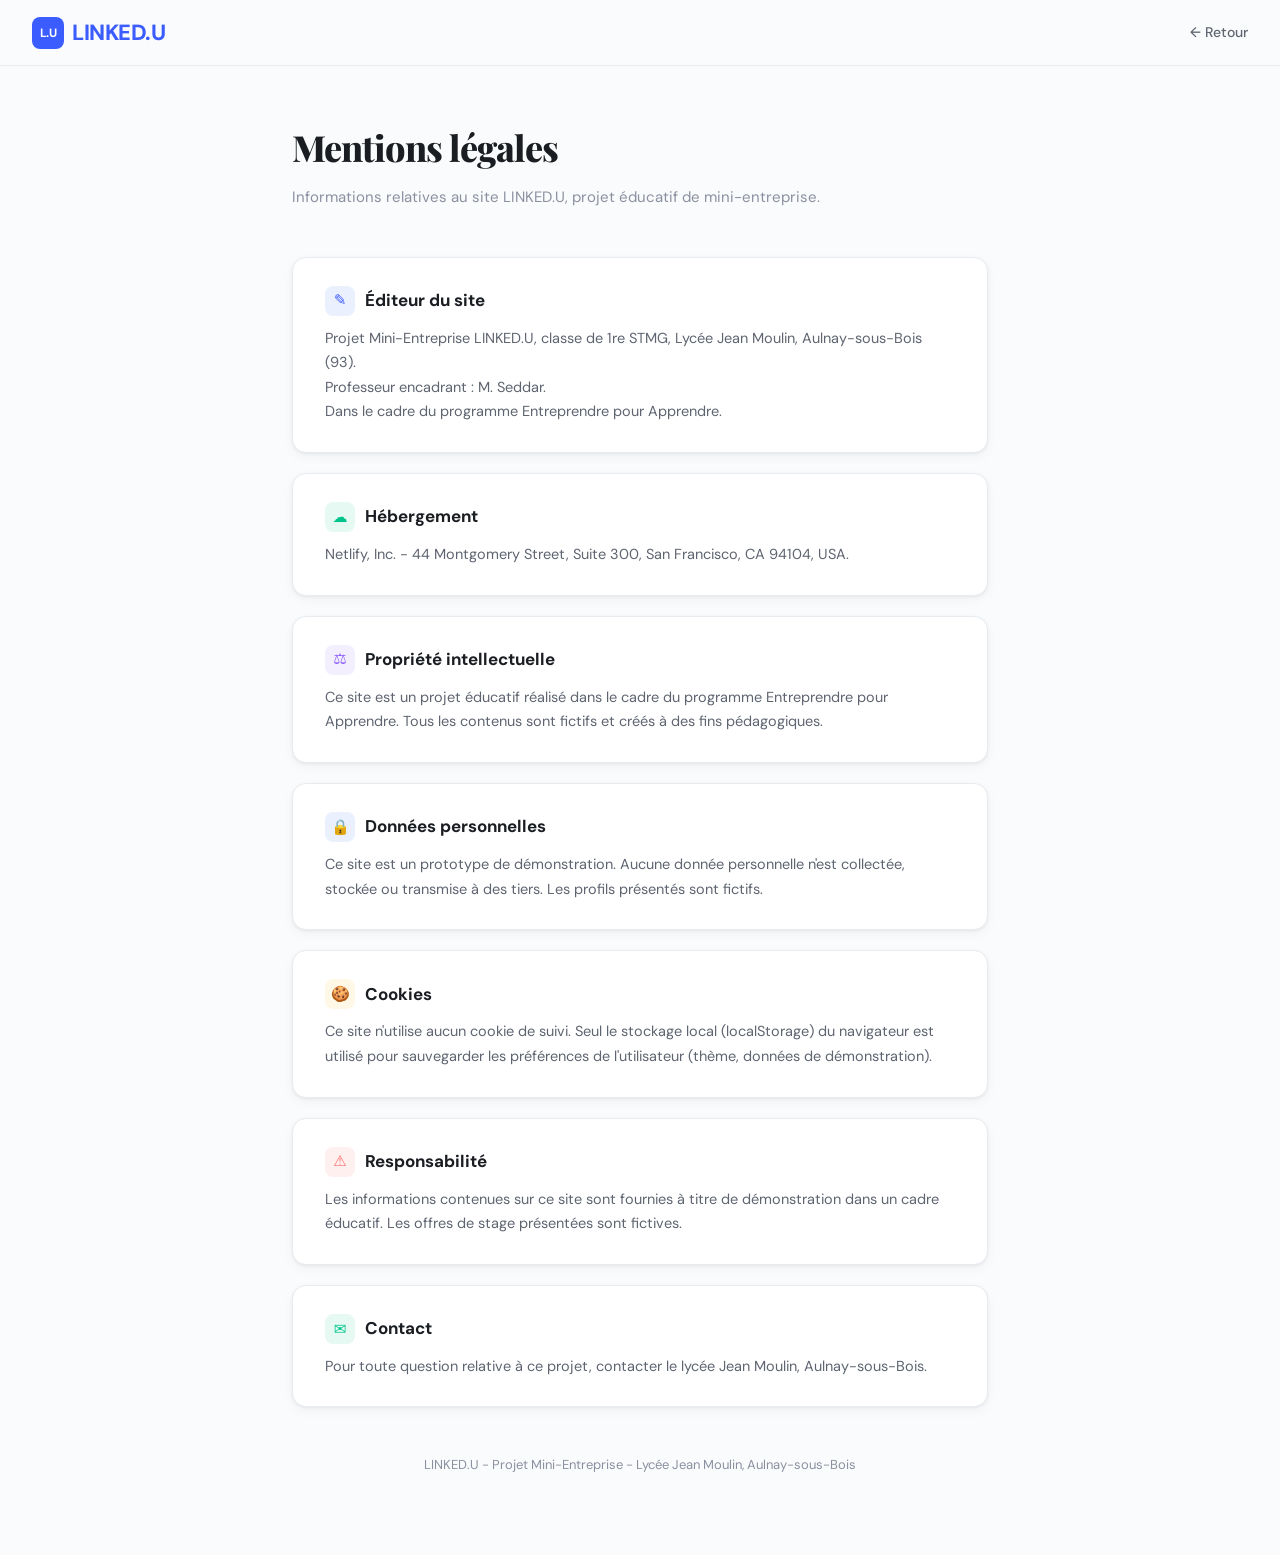
<file: mentions-legales.html>
<!DOCTYPE html>
<html lang="fr">
<head>
<meta charset="UTF-8">
<meta name="viewport" content="width=device-width, initial-scale=1.0">
<link rel="icon" type="image/svg+xml" href="/favicon.svg">
<title>Mentions légales — LINKED.U</title>
<link rel="preconnect" href="https://fonts.googleapis.com">
<link href="https://fonts.googleapis.com/css2?family=DM+Sans:ital,opsz,wght@0,9..40,300;0,9..40,400;0,9..40,500;0,9..40,600;0,9..40,700;1,9..40,400&family=Playfair+Display:wght@700;800&display=swap" rel="stylesheet">
<link rel="stylesheet" href="css/style.css">
<style>
*{margin:0;padding:0;box-sizing:border-box}
:root{
  --bg:#FAFBFC;--surface:#FFFFFF;--border:#E8ECF0;
  --text:#1A1D21;--text-2:#5E6470;--text-3:#8B90A0;
  --accent:#3B5CFF;--accent-light:#EBF0FF;--accent-dark:#2A42CC;
  --radius:14px;--radius-sm:8px;--radius-lg:20px;
  --shadow:0 1px 3px rgba(0,0,0,.06),0 4px 12px rgba(0,0,0,.04);
  --font:'DM Sans',system-ui,sans-serif;
  --font-display:'Playfair Display',Georgia,serif;
}
html{scroll-behavior:smooth}
body{font-family:var(--font);background:var(--bg);color:var(--text);-webkit-font-smoothing:antialiased}

.nav{position:fixed;top:0;left:0;right:0;z-index:100;padding:16px 32px;display:flex;align-items:center;justify-content:space-between;background:rgba(250,251,252,.85);backdrop-filter:blur(20px);border-bottom:1px solid var(--border)}
.nav-logo{font-family:var(--font);font-weight:800;font-size:22px;letter-spacing:-.5px;color:var(--accent);display:flex;align-items:center;gap:8px;text-decoration:none}
.nav-logo span{background:var(--accent);color:#fff;width:32px;height:32px;border-radius:var(--radius-sm);display:grid;place-items:center;font-size:16px;font-weight:700}
.nav-back{text-decoration:none;color:var(--text-2);font-size:14px;font-weight:500;display:inline-flex;align-items:center;gap:6px;transition:color .2s}
.nav-back:hover{color:var(--accent)}

.legal{max-width:760px;margin:0 auto;padding:120px 32px 80px}
.legal h1{font-family:var(--font-display);font-size:36px;font-weight:800;letter-spacing:-1px;margin-bottom:12px}
.legal .subtitle{font-size:15px;color:var(--text-3);margin-bottom:48px}
.legal section{background:var(--surface);border:1px solid var(--border);border-radius:var(--radius);padding:28px 32px;margin-bottom:20px;box-shadow:var(--shadow)}
.legal section h2{font-size:17px;font-weight:700;margin-bottom:10px;color:var(--text);display:flex;align-items:center;gap:10px}
.legal section h2 .icon{width:30px;height:30px;border-radius:var(--radius-sm);display:grid;place-items:center;font-size:15px;flex-shrink:0}
.legal section p{font-size:14.5px;color:var(--text-2);line-height:1.7}

.footer-note{text-align:center;margin-top:48px;font-size:13px;color:var(--text-3)}
</style>
</head>
<body>

<nav class="nav">
  <a href="index.html" class="nav-logo"><span style="font-size:12px">L.U</span> LINKED.U</a>
  <a href="index.html" class="nav-back">&larr; Retour</a>
</nav>

<main class="legal">
  <h1>Mentions légales</h1>
  <p class="subtitle">Informations relatives au site LINKED.U, projet éducatif de mini-entreprise.</p>

  <section>
    <h2><span class="icon" style="background:#EBF0FF;color:#3B5CFF">&#9998;</span> Éditeur du site</h2>
    <p>Projet Mini-Entreprise LINKED.U, classe de 1re STMG, Lycée Jean Moulin, Aulnay-sous-Bois (93).<br>
    Professeur encadrant : M. Seddar.<br>
    Dans le cadre du programme Entreprendre pour Apprendre.</p>
  </section>

  <section>
    <h2><span class="icon" style="background:#E6FAF3;color:#00C48C">&#9729;</span> Hébergement</h2>
    <p>Netlify, Inc. - 44 Montgomery Street, Suite 300, San Francisco, CA 94104, USA.</p>
  </section>

  <section>
    <h2><span class="icon" style="background:#F3EFFE;color:#8B5CF6">&#9878;</span> Propriété intellectuelle</h2>
    <p>Ce site est un projet éducatif réalisé dans le cadre du programme Entreprendre pour Apprendre. Tous les contenus sont fictifs et créés à des fins pédagogiques.</p>
  </section>

  <section>
    <h2><span class="icon" style="background:#EBF0FF;color:#3B5CFF">&#128274;</span> Données personnelles</h2>
    <p>Ce site est un prototype de démonstration. Aucune donnée personnelle n'est collectée, stockée ou transmise à des tiers. Les profils présentés sont fictifs.</p>
  </section>

  <section>
    <h2><span class="icon" style="background:#FFF8E6;color:#FFB020">&#127850;</span> Cookies</h2>
    <p>Ce site n'utilise aucun cookie de suivi. Seul le stockage local (localStorage) du navigateur est utilisé pour sauvegarder les préférences de l'utilisateur (thème, données de démonstration).</p>
  </section>

  <section>
    <h2><span class="icon" style="background:#FFF0F0;color:#FF6B6B">&#9888;</span> Responsabilité</h2>
    <p>Les informations contenues sur ce site sont fournies à titre de démonstration dans un cadre éducatif. Les offres de stage présentées sont fictives.</p>
  </section>

  <section>
    <h2><span class="icon" style="background:#E6FAF3;color:#00C48C">&#9993;</span> Contact</h2>
    <p>Pour toute question relative à ce projet, contacter le lycée Jean Moulin, Aulnay-sous-Bois.</p>
  </section>

  <p class="footer-note">LINKED.U - Projet Mini-Entreprise - Lycée Jean Moulin, Aulnay-sous-Bois</p>
</main>

<script>
try{var t=JSON.parse(localStorage.getItem('nexta_theme'));if(t)document.documentElement.setAttribute('data-theme',t)}catch(e){}
</script>
</body>
</html>
</file>
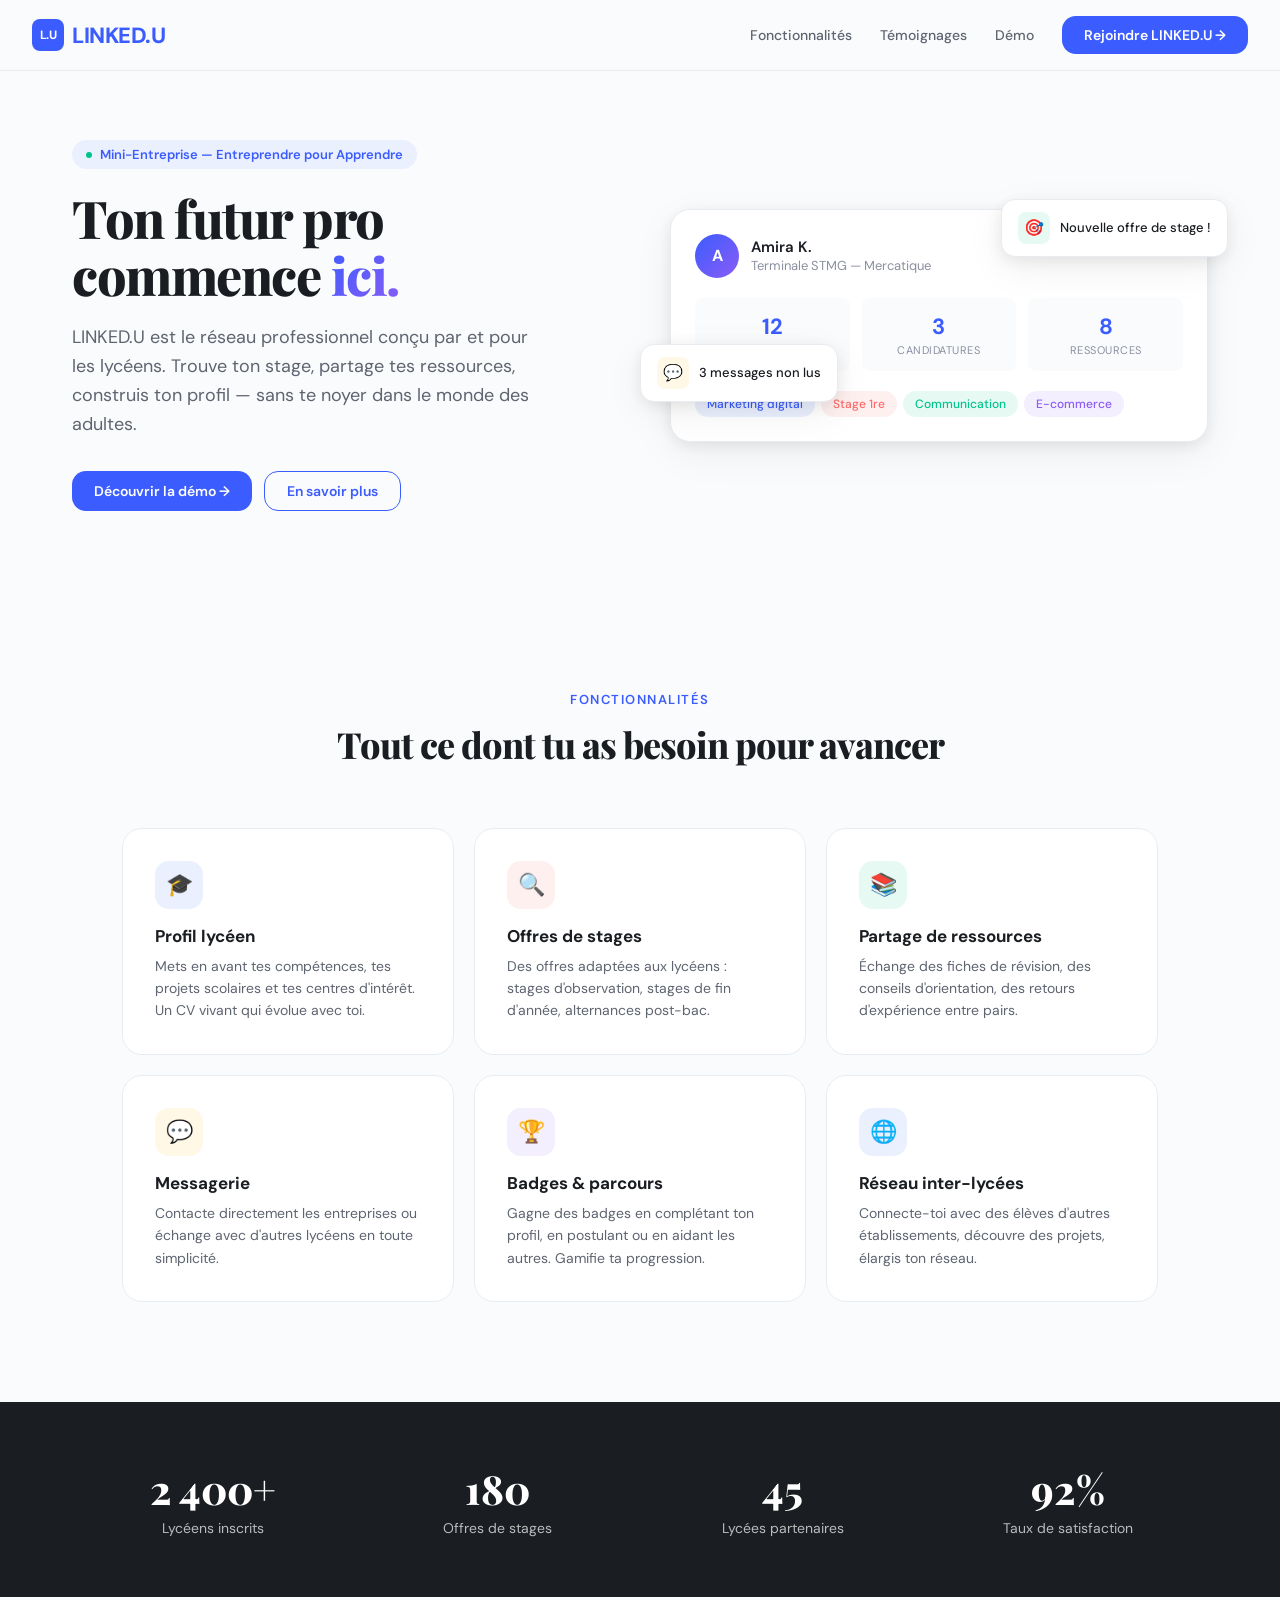
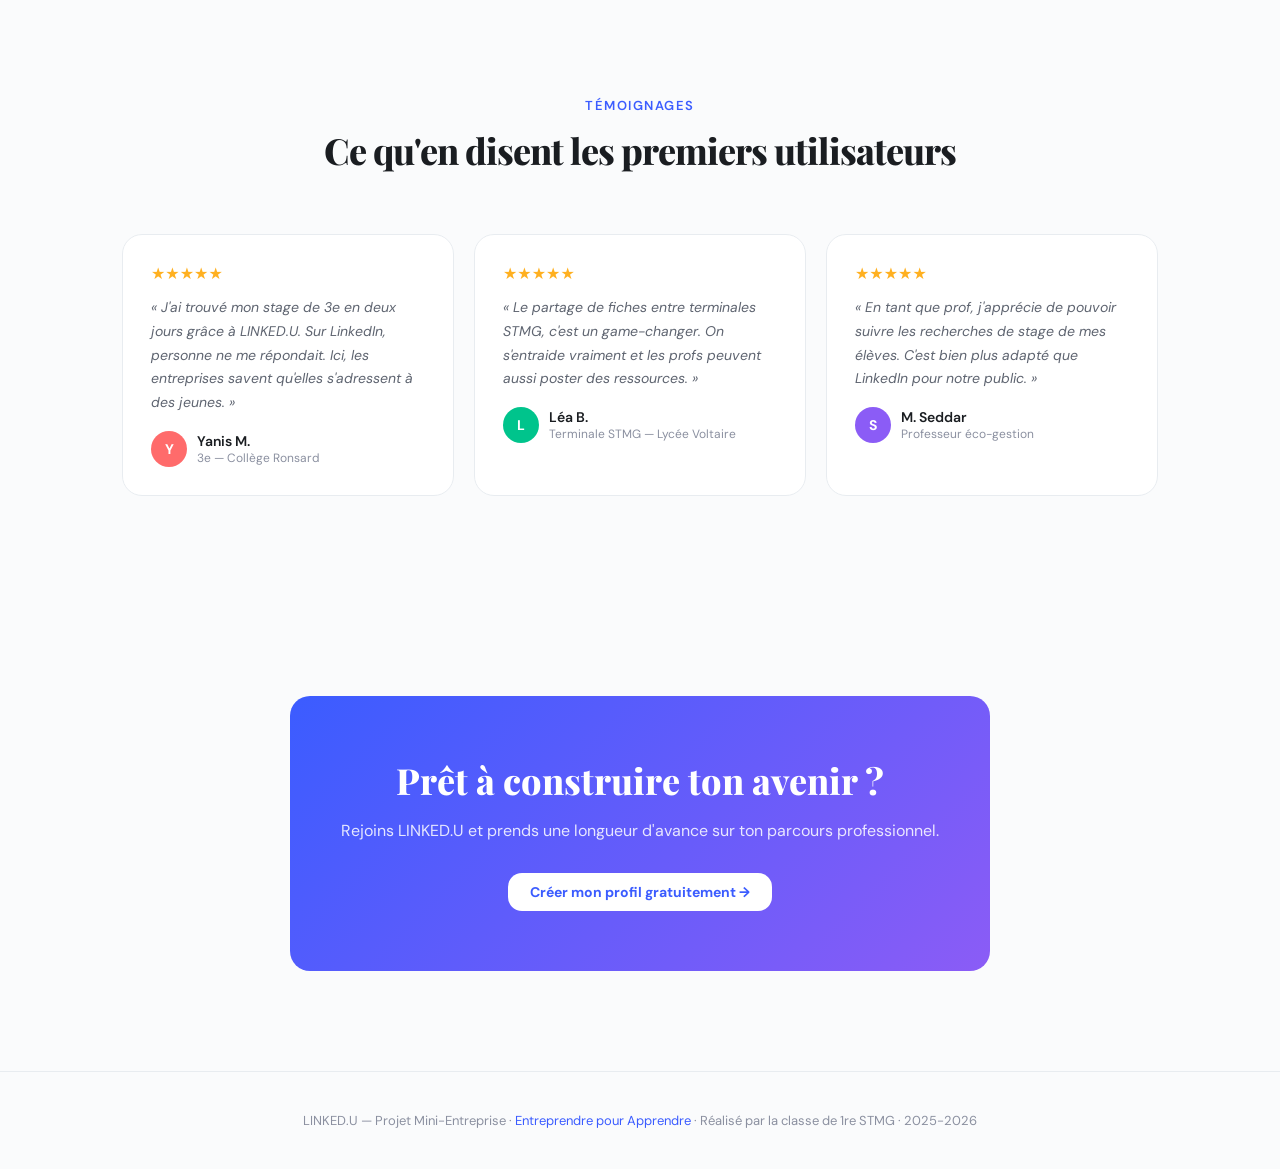
<file: nexta-prototype.html>
<!DOCTYPE html>
<html lang="fr">
<head>
<meta charset="UTF-8">
<meta name="viewport" content="width=device-width, initial-scale=1.0">
<title>LINKED.U — Le réseau pro des lycéens</title>
<link rel="preconnect" href="https://fonts.googleapis.com">
<link href="https://fonts.googleapis.com/css2?family=DM+Sans:ital,opsz,wght@0,9..40,300;0,9..40,400;0,9..40,500;0,9..40,600;0,9..40,700;1,9..40,400&family=Playfair+Display:wght@700;800&display=swap" rel="stylesheet">
<style>
*{margin:0;padding:0;box-sizing:border-box}
:root{
  --bg:#FAFBFC;--surface:#FFFFFF;--border:#E8ECF0;
  --text:#1A1D21;--text-2:#5E6470;--text-3:#8B90A0;
  --accent:#3B5CFF;--accent-light:#EBF0FF;--accent-dark:#2A42CC;
  --coral:#FF6B6B;--coral-light:#FFF0F0;
  --green:#00C48C;--green-light:#E6FAF3;
  --amber:#FFB020;--amber-light:#FFF8E6;
  --purple:#8B5CF6;--purple-light:#F3EFFE;
  --radius:14px;--radius-sm:8px;--radius-lg:20px;
  --shadow:0 1px 3px rgba(0,0,0,.06),0 4px 12px rgba(0,0,0,.04);
  --shadow-lg:0 4px 16px rgba(0,0,0,.08),0 12px 40px rgba(0,0,0,.06);
  --font:'DM Sans',system-ui,sans-serif;
  --font-display:'Playfair Display',Georgia,serif;
}
html{scroll-behavior:smooth}
body{font-family:var(--font);background:var(--bg);color:var(--text);-webkit-font-smoothing:antialiased;overflow-x:hidden}

/* ===== LANDING PAGE ===== */
.landing{min-height:100vh}

/* Nav */
.nav{position:fixed;top:0;left:0;right:0;z-index:100;padding:16px 32px;display:flex;align-items:center;justify-content:space-between;background:rgba(250,251,252,.85);backdrop-filter:blur(20px);border-bottom:1px solid var(--border);transition:all .3s}
.nav.scrolled{box-shadow:var(--shadow)}
.nav-logo{font-family:var(--font);font-weight:800;font-size:22px;letter-spacing:-.5px;color:var(--accent);display:flex;align-items:center;gap:8px}
.nav-logo span{background:var(--accent);color:#fff;width:32px;height:32px;border-radius:var(--radius-sm);display:grid;place-items:center;font-size:16px;font-weight:700}
.nav-links{display:flex;gap:28px;align-items:center}
.nav-links a{text-decoration:none;color:var(--text-2);font-size:14px;font-weight:500;transition:color .2s}
.nav-links a:hover{color:var(--accent)}
.btn{display:inline-flex;align-items:center;gap:8px;padding:10px 22px;border-radius:var(--radius);font-family:var(--font);font-size:14px;font-weight:600;cursor:pointer;border:none;transition:all .2s}
.btn-primary{background:var(--accent);color:#fff}
.btn-primary:hover{background:var(--accent-dark);transform:translateY(-1px);box-shadow:0 4px 16px rgba(59,92,255,.3)}
.btn-secondary{background:transparent;color:var(--accent);border:1.5px solid var(--accent)}
.btn-secondary:hover{background:var(--accent-light)}
.btn-ghost{background:transparent;color:var(--text-2)}
.btn-ghost:hover{background:var(--bg)}

/* Hero */
.hero{padding:140px 32px 80px;max-width:1200px;margin:0 auto;display:grid;grid-template-columns:1fr 1fr;gap:60px;align-items:center}
.hero-badge{display:inline-flex;align-items:center;gap:8px;padding:6px 14px;background:var(--accent-light);border-radius:100px;font-size:13px;font-weight:600;color:var(--accent);margin-bottom:20px}
.hero-badge .dot{width:6px;height:6px;border-radius:50%;background:var(--green);animation:pulse 2s infinite}
@keyframes pulse{0%,100%{opacity:1}50%{opacity:.4}}
.hero h1{font-family:var(--font-display);font-size:52px;font-weight:800;line-height:1.1;letter-spacing:-1.5px;margin-bottom:20px}
.hero h1 .gradient{background:linear-gradient(135deg,var(--accent),var(--purple));-webkit-background-clip:text;-webkit-text-fill-color:transparent}
.hero p{font-size:18px;color:var(--text-2);line-height:1.6;margin-bottom:32px;max-width:460px}
.hero-cta{display:flex;gap:12px;flex-wrap:wrap}

.hero-visual{position:relative}
.hero-card{background:var(--surface);border-radius:var(--radius-lg);padding:24px;box-shadow:var(--shadow-lg);border:1px solid var(--border)}
.hero-card-header{display:flex;align-items:center;gap:12px;margin-bottom:20px}
.avatar{border-radius:50%;object-fit:cover;flex-shrink:0}
.avatar-placeholder{width:44px;height:44px;border-radius:50%;display:grid;place-items:center;font-weight:700;font-size:16px;color:#fff;flex-shrink:0}
.hero-card-name{font-weight:600;font-size:15px}
.hero-card-role{font-size:13px;color:var(--text-3)}
.hero-card-stats{display:grid;grid-template-columns:repeat(3,1fr);gap:12px;margin-bottom:20px}
.stat-box{background:var(--bg);border-radius:var(--radius-sm);padding:14px;text-align:center}
.stat-box .number{font-size:22px;font-weight:700;color:var(--accent)}
.stat-box .label{font-size:11px;color:var(--text-3);margin-top:2px;text-transform:uppercase;letter-spacing:.5px}
.hero-card-tags{display:flex;flex-wrap:wrap;gap:6px}
.tag{padding:5px 12px;border-radius:100px;font-size:12px;font-weight:500}
.tag-blue{background:var(--accent-light);color:var(--accent)}
.tag-coral{background:var(--coral-light);color:var(--coral)}
.tag-green{background:var(--green-light);color:var(--green)}
.tag-purple{background:var(--purple-light);color:var(--purple)}

.float-notif{position:absolute;background:var(--surface);border-radius:var(--radius);padding:12px 16px;box-shadow:var(--shadow-lg);border:1px solid var(--border);display:flex;align-items:center;gap:10px;font-size:13px;font-weight:500;animation:float 3s ease-in-out infinite}
.float-notif.n1{top:-10px;right:-20px;animation-delay:0s}
.float-notif.n2{bottom:40px;left:-30px;animation-delay:1.5s}
@keyframes float{0%,100%{transform:translateY(0)}50%{transform:translateY(-8px)}}
.notif-icon{width:32px;height:32px;border-radius:var(--radius-sm);display:grid;place-items:center;font-size:16px}

/* Features */
.features{padding:100px 32px;max-width:1100px;margin:0 auto}
.section-label{text-align:center;font-size:13px;font-weight:600;color:var(--accent);text-transform:uppercase;letter-spacing:1.5px;margin-bottom:12px}
.section-title{text-align:center;font-family:var(--font-display);font-size:36px;font-weight:800;letter-spacing:-1px;margin-bottom:60px}
.features-grid{display:grid;grid-template-columns:repeat(3,1fr);gap:20px}
.feature-card{background:var(--surface);border:1px solid var(--border);border-radius:var(--radius-lg);padding:32px;transition:all .3s}
.feature-card:hover{border-color:var(--accent);box-shadow:var(--shadow-lg);transform:translateY(-4px)}
.feature-icon{width:48px;height:48px;border-radius:var(--radius);display:grid;place-items:center;font-size:22px;margin-bottom:16px}
.feature-card h3{font-size:17px;font-weight:700;margin-bottom:8px}
.feature-card p{font-size:14px;color:var(--text-2);line-height:1.6}

/* Stats bar */
.stats-bar{padding:60px 32px;background:var(--text);color:#fff}
.stats-bar-inner{max-width:1100px;margin:0 auto;display:grid;grid-template-columns:repeat(4,1fr);gap:40px;text-align:center}
.stats-bar .number{font-family:var(--font-display);font-size:40px;font-weight:800}
.stats-bar .label{font-size:14px;opacity:.7;margin-top:4px}

/* Testimonials */
.testimonials{padding:100px 32px;max-width:1100px;margin:0 auto}
.test-grid{display:grid;grid-template-columns:repeat(3,1fr);gap:20px}
.test-card{background:var(--surface);border:1px solid var(--border);border-radius:var(--radius-lg);padding:28px}
.test-card .stars{color:var(--amber);margin-bottom:12px;font-size:16px}
.test-card .quote{font-size:14px;color:var(--text-2);line-height:1.7;margin-bottom:16px;font-style:italic}
.test-card .author{display:flex;align-items:center;gap:10px}
.test-card .author-info .name{font-size:14px;font-weight:600}
.test-card .author-info .role{font-size:12px;color:var(--text-3)}

/* CTA */
.cta-section{padding:100px 32px;text-align:center}
.cta-box{max-width:700px;margin:0 auto;background:linear-gradient(135deg,var(--accent),var(--purple));border-radius:var(--radius-lg);padding:60px 40px;color:#fff}
.cta-box h2{font-family:var(--font-display);font-size:36px;font-weight:800;margin-bottom:16px}
.cta-box p{font-size:16px;opacity:.85;margin-bottom:32px}
.btn-white{background:#fff;color:var(--accent);font-weight:700}
.btn-white:hover{transform:translateY(-2px);box-shadow:0 8px 24px rgba(0,0,0,.2)}

/* Footer */
footer{padding:40px 32px;border-top:1px solid var(--border);text-align:center;font-size:13px;color:var(--text-3)}
footer a{color:var(--accent);text-decoration:none}

/* ===== APP VIEWS ===== */
.app{display:none;min-height:100vh}
.app.active{display:flex}
.app-sidebar{width:260px;background:var(--surface);border-right:1px solid var(--border);padding:20px 0;display:flex;flex-direction:column;position:fixed;top:0;bottom:0;left:0;z-index:50}
.app-sidebar-logo{padding:0 20px 20px;font-weight:800;font-size:20px;color:var(--accent);display:flex;align-items:center;gap:8px;border-bottom:1px solid var(--border)}
.app-sidebar-logo span{background:var(--accent);color:#fff;width:28px;height:28px;border-radius:var(--radius-sm);display:grid;place-items:center;font-size:14px}
.sidebar-nav{flex:1;padding:16px 12px;display:flex;flex-direction:column;gap:2px}
.sidebar-link{display:flex;align-items:center;gap:12px;padding:10px 12px;border-radius:var(--radius-sm);font-size:14px;font-weight:500;color:var(--text-2);cursor:pointer;transition:all .15s;border:none;background:none;width:100%;text-align:left;font-family:var(--font)}
.sidebar-link:hover{background:var(--bg);color:var(--text)}
.sidebar-link.active{background:var(--accent-light);color:var(--accent);font-weight:600}
.sidebar-link .icon{width:20px;text-align:center;font-size:16px}
.sidebar-link .badge{margin-left:auto;background:var(--coral);color:#fff;font-size:11px;font-weight:700;padding:2px 7px;border-radius:100px}
.sidebar-profile{padding:16px 20px;border-top:1px solid var(--border);display:flex;align-items:center;gap:10px}
.sidebar-profile .name{font-size:14px;font-weight:600}
.sidebar-profile .role{font-size:12px;color:var(--text-3)}

.app-main{flex:1;margin-left:260px;padding:0}
.app-topbar{padding:16px 32px;border-bottom:1px solid var(--border);display:flex;align-items:center;justify-content:space-between;background:var(--surface);position:sticky;top:0;z-index:40}
.search-bar{display:flex;align-items:center;gap:10px;background:var(--bg);border:1px solid var(--border);border-radius:var(--radius);padding:8px 16px;width:360px;transition:border-color .2s}
.search-bar:focus-within{border-color:var(--accent)}
.search-bar input{border:none;background:none;outline:none;font-family:var(--font);font-size:14px;flex:1;color:var(--text)}
.topbar-actions{display:flex;align-items:center;gap:16px}
.topbar-btn{width:36px;height:36px;border-radius:50%;border:1px solid var(--border);background:var(--surface);display:grid;place-items:center;cursor:pointer;font-size:16px;position:relative;transition:all .15s}
.topbar-btn:hover{background:var(--bg);border-color:var(--accent)}
.topbar-btn .notif-dot{position:absolute;top:6px;right:6px;width:8px;height:8px;background:var(--coral);border-radius:50%;border:2px solid var(--surface)}

.app-content{padding:32px;max-width:900px;margin:0 auto}

/* Feed */
.feed-composer{background:var(--surface);border:1px solid var(--border);border-radius:var(--radius-lg);padding:20px;margin-bottom:24px;display:flex;align-items:center;gap:14px}
.feed-composer input{flex:1;border:none;outline:none;font-family:var(--font);font-size:14px;color:var(--text);background:var(--bg);padding:10px 16px;border-radius:var(--radius)}
.feed-composer input::placeholder{color:var(--text-3)}

.post-card{background:var(--surface);border:1px solid var(--border);border-radius:var(--radius-lg);padding:24px;margin-bottom:16px;transition:all .2s}
.post-card:hover{box-shadow:var(--shadow)}
.post-header{display:flex;align-items:center;gap:12px;margin-bottom:14px}
.post-header .info .name{font-weight:600;font-size:14px}
.post-header .info .meta{font-size:12px;color:var(--text-3)}
.post-body{font-size:14px;line-height:1.7;color:var(--text);margin-bottom:16px}
.post-body .highlight{background:var(--accent-light);color:var(--accent);padding:2px 6px;border-radius:4px;font-weight:500}
.post-image{width:100%;border-radius:var(--radius);margin-bottom:16px;background:var(--bg);height:200px;display:grid;place-items:center;color:var(--text-3);font-size:14px}
.post-actions{display:flex;gap:20px;padding-top:14px;border-top:1px solid var(--border)}
.post-action{display:flex;align-items:center;gap:6px;font-size:13px;color:var(--text-3);cursor:pointer;transition:color .15s;background:none;border:none;font-family:var(--font)}
.post-action:hover{color:var(--accent)}

/* Stages */
.stage-filters{display:flex;gap:8px;margin-bottom:24px;flex-wrap:wrap}
.filter-chip{padding:7px 16px;border-radius:100px;font-size:13px;font-weight:500;border:1px solid var(--border);background:var(--surface);cursor:pointer;transition:all .15s;font-family:var(--font);color:var(--text-2)}
.filter-chip:hover,.filter-chip.active{background:var(--accent);color:#fff;border-color:var(--accent)}

.stage-card{background:var(--surface);border:1px solid var(--border);border-radius:var(--radius-lg);padding:24px;margin-bottom:12px;display:flex;gap:16px;transition:all .2s;cursor:pointer}
.stage-card:hover{border-color:var(--accent);box-shadow:var(--shadow)}
.stage-logo{width:52px;height:52px;border-radius:var(--radius);display:grid;place-items:center;font-size:20px;font-weight:700;flex-shrink:0}
.stage-info h3{font-size:15px;font-weight:600;margin-bottom:4px}
.stage-info .company{font-size:13px;color:var(--accent);font-weight:500;margin-bottom:6px}
.stage-info .details{font-size:13px;color:var(--text-3);display:flex;gap:16px;flex-wrap:wrap}
.stage-info .details span{display:flex;align-items:center;gap:4px}
.stage-tags{display:flex;gap:6px;margin-top:10px;flex-wrap:wrap}

/* Profile */
.profile-header{background:var(--surface);border:1px solid var(--border);border-radius:var(--radius-lg);overflow:hidden;margin-bottom:24px}
.profile-cover{height:160px;background:linear-gradient(135deg,var(--accent),var(--purple));position:relative}
.profile-avatar{width:90px;height:90px;border-radius:50%;border:4px solid var(--surface);position:absolute;bottom:-45px;left:28px;display:grid;place-items:center;font-size:32px;font-weight:700;color:#fff}
.profile-body{padding:56px 28px 24px}
.profile-body h2{font-size:22px;font-weight:700;margin-bottom:2px}
.profile-body .headline{font-size:14px;color:var(--text-2);margin-bottom:12px}
.profile-body .bio{font-size:14px;line-height:1.6;color:var(--text-2);margin-bottom:16px}
.profile-body .profile-tags{display:flex;flex-wrap:wrap;gap:6px}
.profile-section{background:var(--surface);border:1px solid var(--border);border-radius:var(--radius-lg);padding:24px;margin-bottom:16px}
.profile-section h3{font-size:16px;font-weight:700;margin-bottom:16px;display:flex;align-items:center;gap:8px}
.exp-item{display:flex;gap:14px;padding:12px 0;border-bottom:1px solid var(--border)}
.exp-item:last-child{border:none}
.exp-icon{width:40px;height:40px;border-radius:var(--radius-sm);display:grid;place-items:center;font-size:18px;flex-shrink:0}
.exp-info h4{font-size:14px;font-weight:600}
.exp-info .place{font-size:13px;color:var(--accent);font-weight:500}
.exp-info .dates{font-size:12px;color:var(--text-3)}

/* Messages */
.messages-container{display:grid;grid-template-columns:280px 1fr;gap:0;background:var(--surface);border:1px solid var(--border);border-radius:var(--radius-lg);overflow:hidden;height:500px}
.msg-list{border-right:1px solid var(--border);overflow-y:auto}
.msg-item{display:flex;align-items:center;gap:10px;padding:14px 16px;cursor:pointer;border-bottom:1px solid var(--border);transition:background .15s}
.msg-item:hover,.msg-item.active{background:var(--accent-light)}
.msg-item .name{font-size:13px;font-weight:600}
.msg-item .preview{font-size:12px;color:var(--text-3);white-space:nowrap;overflow:hidden;text-overflow:ellipsis;max-width:160px}
.msg-item .time{font-size:11px;color:var(--text-3);margin-left:auto;flex-shrink:0}
.msg-panel{display:flex;flex-direction:column}
.msg-panel-header{padding:16px 20px;border-bottom:1px solid var(--border);font-weight:600;font-size:14px}
.msg-panel-body{flex:1;padding:20px;overflow-y:auto;display:flex;flex-direction:column;gap:12px}
.msg-bubble{max-width:75%;padding:10px 16px;border-radius:var(--radius) var(--radius) var(--radius) 4px;font-size:13px;line-height:1.5;background:var(--bg)}
.msg-bubble.sent{background:var(--accent);color:#fff;align-self:flex-end;border-radius:var(--radius) var(--radius) 4px var(--radius)}
.msg-panel-input{padding:12px 16px;border-top:1px solid var(--border);display:flex;gap:8px}
.msg-panel-input input{flex:1;padding:8px 14px;border:1px solid var(--border);border-radius:var(--radius);font-family:var(--font);font-size:13px;outline:none}
.msg-panel-input input:focus{border-color:var(--accent)}

/* Mobile */
@media(max-width:768px){
  .hero{grid-template-columns:1fr;padding:120px 20px 60px;gap:40px}
  .hero h1{font-size:36px}
  .features-grid,.test-grid{grid-template-columns:1fr}
  .stats-bar-inner{grid-template-columns:repeat(2,1fr);gap:20px}
  .nav-links{display:none}
  .app-sidebar{display:none}
  .app-main{margin-left:0}
  .messages-container{grid-template-columns:1fr}
  .msg-list{display:none}
  .hero-visual .float-notif{display:none}
}

/* Animations */
@keyframes fadeUp{from{opacity:0;transform:translateY(24px)}to{opacity:1;transform:translateY(0)}}
.animate{animation:fadeUp .6s ease forwards;opacity:0}
.d1{animation-delay:.1s}.d2{animation-delay:.2s}.d3{animation-delay:.3s}.d4{animation-delay:.4s}.d5{animation-delay:.5s}

/* View transitions */
.view{display:none}.view.active{display:block}
</style>
</head>
<body>

<!-- ===== LANDING PAGE ===== -->
<div class="landing" id="landing">
  <nav class="nav" id="nav">
    <div class="nav-logo"><span style="font-size:12px">L.U</span> LINKED.U</div>
    <div class="nav-links">
      <a href="#features">Fonctionnalités</a>
      <a href="#temoignages">Témoignages</a>
      <a href="#" onclick="showApp(event)">Démo</a>
      <button class="btn btn-primary" onclick="showApp(event)">Rejoindre LINKED.U →</button>
    </div>
  </nav>

  <section class="hero">
    <div class="animate d1">
      <div class="hero-badge"><span class="dot"></span> Mini-Entreprise — Entreprendre pour Apprendre</div>
      <h1>Ton futur pro commence <span class="gradient">ici.</span></h1>
      <p>LINKED.U est le réseau professionnel conçu par et pour les lycéens. Trouve ton stage, partage tes ressources, construis ton profil — sans te noyer dans le monde des adultes.</p>
      <div class="hero-cta">
        <button class="btn btn-primary" onclick="showApp(event)">Découvrir la démo →</button>
        <button class="btn btn-secondary" onclick="document.getElementById('features').scrollIntoView()">En savoir plus</button>
      </div>
    </div>
    <div class="hero-visual animate d2">
      <div class="hero-card">
        <div class="hero-card-header">
          <div class="avatar-placeholder" style="background:linear-gradient(135deg,var(--accent),var(--purple))">A</div>
          <div>
            <div class="hero-card-name">Amira K.</div>
            <div class="hero-card-role">Terminale STMG — Mercatique</div>
          </div>
        </div>
        <div class="hero-card-stats">
          <div class="stat-box"><div class="number">12</div><div class="label">Connexions</div></div>
          <div class="stat-box"><div class="number">3</div><div class="label">Candidatures</div></div>
          <div class="stat-box"><div class="number">8</div><div class="label">Ressources</div></div>
        </div>
        <div class="hero-card-tags">
          <span class="tag tag-blue">Marketing digital</span>
          <span class="tag tag-coral">Stage 1re</span>
          <span class="tag tag-green">Communication</span>
          <span class="tag tag-purple">E-commerce</span>
        </div>
      </div>
      <div class="float-notif n1">
        <div class="notif-icon" style="background:var(--green-light)">🎯</div>
        <span>Nouvelle offre de stage !</span>
      </div>
      <div class="float-notif n2">
        <div class="notif-icon" style="background:var(--amber-light)">💬</div>
        <span>3 messages non lus</span>
      </div>
    </div>
  </section>

  <section class="features" id="features">
    <div class="section-label">Fonctionnalités</div>
    <div class="section-title">Tout ce dont tu as besoin pour avancer</div>
    <div class="features-grid">
      <div class="feature-card animate d1">
        <div class="feature-icon" style="background:var(--accent-light)">🎓</div>
        <h3>Profil lycéen</h3>
        <p>Mets en avant tes compétences, tes projets scolaires et tes centres d'intérêt. Un CV vivant qui évolue avec toi.</p>
      </div>
      <div class="feature-card animate d2">
        <div class="feature-icon" style="background:var(--coral-light)">🔍</div>
        <h3>Offres de stages</h3>
        <p>Des offres adaptées aux lycéens : stages d'observation, stages de fin d'année, alternances post-bac.</p>
      </div>
      <div class="feature-card animate d3">
        <div class="feature-icon" style="background:var(--green-light)">📚</div>
        <h3>Partage de ressources</h3>
        <p>Échange des fiches de révision, des conseils d'orientation, des retours d'expérience entre pairs.</p>
      </div>
      <div class="feature-card animate d4">
        <div class="feature-icon" style="background:var(--amber-light)">💬</div>
        <h3>Messagerie</h3>
        <p>Contacte directement les entreprises ou échange avec d'autres lycéens en toute simplicité.</p>
      </div>
      <div class="feature-card animate d5">
        <div class="feature-icon" style="background:var(--purple-light)">🏆</div>
        <h3>Badges & parcours</h3>
        <p>Gagne des badges en complétant ton profil, en postulant ou en aidant les autres. Gamifie ta progression.</p>
      </div>
      <div class="feature-card animate d5">
        <div class="feature-icon" style="background:var(--accent-light)">🌐</div>
        <h3>Réseau inter-lycées</h3>
        <p>Connecte-toi avec des élèves d'autres établissements, découvre des projets, élargis ton réseau.</p>
      </div>
    </div>
  </section>

  <section class="stats-bar">
    <div class="stats-bar-inner">
      <div><div class="number">2 400+</div><div class="label">Lycéens inscrits</div></div>
      <div><div class="number">180</div><div class="label">Offres de stages</div></div>
      <div><div class="number">45</div><div class="label">Lycées partenaires</div></div>
      <div><div class="number">92%</div><div class="label">Taux de satisfaction</div></div>
    </div>
  </section>

  <section class="testimonials" id="temoignages">
    <div class="section-label">Témoignages</div>
    <div class="section-title">Ce qu'en disent les premiers utilisateurs</div>
    <div class="test-grid">
      <div class="test-card animate d1">
        <div class="stars">★★★★★</div>
        <div class="quote">« J'ai trouvé mon stage de 3e en deux jours grâce à LINKED.U. Sur LinkedIn, personne ne me répondait. Ici, les entreprises savent qu'elles s'adressent à des jeunes. »</div>
        <div class="author">
          <div class="avatar-placeholder" style="background:var(--coral);width:36px;height:36px;font-size:14px">Y</div>
          <div class="author-info"><div class="name">Yanis M.</div><div class="role">3e — Collège Ronsard</div></div>
        </div>
      </div>
      <div class="test-card animate d2">
        <div class="stars">★★★★★</div>
        <div class="quote">« Le partage de fiches entre terminales STMG, c'est un game-changer. On s'entraide vraiment et les profs peuvent aussi poster des ressources. »</div>
        <div class="author">
          <div class="avatar-placeholder" style="background:var(--green);width:36px;height:36px;font-size:14px">L</div>
          <div class="author-info"><div class="name">Léa B.</div><div class="role">Terminale STMG — Lycée Voltaire</div></div>
        </div>
      </div>
      <div class="test-card animate d3">
        <div class="stars">★★★★★</div>
        <div class="quote">« En tant que prof, j'apprécie de pouvoir suivre les recherches de stage de mes élèves. C'est bien plus adapté que LinkedIn pour notre public. »</div>
        <div class="author">
          <div class="avatar-placeholder" style="background:var(--purple);width:36px;height:36px;font-size:14px">S</div>
          <div class="author-info"><div class="name">M. Seddar</div><div class="role">Professeur éco-gestion</div></div>
        </div>
      </div>
    </div>
  </section>

  <section class="cta-section">
    <div class="cta-box">
      <h2>Prêt à construire ton avenir ?</h2>
      <p>Rejoins LINKED.U et prends une longueur d'avance sur ton parcours professionnel.</p>
      <button class="btn btn-white" onclick="showApp(event)">Créer mon profil gratuitement →</button>
    </div>
  </section>

  <footer>
    <p>LINKED.U — Projet Mini-Entreprise · <a href="#">Entreprendre pour Apprendre</a> · Réalisé par la classe de 1re STMG · 2025-2026</p>
  </footer>
</div>

<!-- ===== APP (DEMO) ===== -->
<div class="app" id="app">
  <aside class="app-sidebar">
    <div class="app-sidebar-logo"><span style="font-size:12px">L.U</span> LINKED.U</div>
    <nav class="sidebar-nav">
      <button class="sidebar-link active" onclick="switchView('feed',this)"><span class="icon">🏠</span> Fil d'actualité</button>
      <button class="sidebar-link" onclick="switchView('stages',this)"><span class="icon">🎯</span> Stages & offres <span class="badge">5</span></button>
      <button class="sidebar-link" onclick="switchView('profile',this)"><span class="icon">👤</span> Mon profil</button>
      <button class="sidebar-link" onclick="switchView('messages',this)"><span class="icon">💬</span> Messages <span class="badge">3</span></button>
      <button class="sidebar-link" onclick="switchView('ressources',this)"><span class="icon">📚</span> Ressources</button>
      <button class="sidebar-link" onclick="switchView('reseau',this)"><span class="icon">🌐</span> Mon réseau</button>
    </nav>
    <div class="sidebar-profile">
      <div class="avatar-placeholder" style="background:linear-gradient(135deg,var(--accent),var(--purple));width:36px;height:36px;font-size:14px">A</div>
      <div>
        <div class="name">Amira K.</div>
        <div class="role">1re STMG</div>
      </div>
    </div>
  </aside>

  <main class="app-main">
    <div class="app-topbar">
      <div class="search-bar">
        <span>🔍</span>
        <input type="text" placeholder="Rechercher un stage, un profil, une ressource...">
      </div>
      <div class="topbar-actions">
        <button class="topbar-btn" title="Notifications">🔔<span class="notif-dot"></span></button>
        <button class="topbar-btn" title="Retour accueil" onclick="showLanding()">🏠</button>
      </div>
    </div>

    <div class="app-content">
      <!-- FEED -->
      <div class="view active" id="view-feed">
        <div class="feed-composer">
          <div class="avatar-placeholder" style="background:linear-gradient(135deg,var(--accent),var(--purple));width:38px;height:38px;font-size:14px">A</div>
          <input type="text" placeholder="Partage une info, une ressource, un conseil...">
          <button class="btn btn-primary" style="padding:8px 18px;font-size:13px">Publier</button>
        </div>

        <div class="post-card">
          <div class="post-header">
            <div class="avatar-placeholder" style="background:var(--green);width:40px;height:40px;font-size:15px">K</div>
            <div class="info">
              <div class="name">Karim D.</div>
              <div class="meta">1re STMG · Lycée Jean Moulin · il y a 2h</div>
            </div>
          </div>
          <div class="post-body">
            🎉 J'ai décroché mon stage d'observation chez <span class="highlight">Décathlon Aulnay</span> ! Le responsable m'a dit qu'il avait vu mon profil LINKED.U et que ça l'avait convaincu. Si vous cherchez un stage dans le sport/retail, n'hésitez pas, ils prennent des stagiaires !
          </div>
          <div class="post-actions">
            <button class="post-action">👍 24 j'aime</button>
            <button class="post-action">💬 8 commentaires</button>
            <button class="post-action">🔄 Partager</button>
            <button class="post-action">🔖 Sauvegarder</button>
          </div>
        </div>

        <div class="post-card">
          <div class="post-header">
            <div class="avatar-placeholder" style="background:var(--purple);width:40px;height:40px;font-size:15px">S</div>
            <div class="info">
              <div class="name">M. Seddar</div>
              <div class="meta">Professeur éco-gestion · il y a 5h</div>
            </div>
          </div>
          <div class="post-body">
            📋 <strong>Rappel important</strong> — Pour ceux qui passent le bac STMG cette année : j'ai partagé une fiche méthodologique complète sur l'épreuve de MSDGN dans la section Ressources. Pensez aussi à compléter votre profil LINKED.U, ça servira pour Parcoursup !
          </div>
          <div class="post-actions">
            <button class="post-action">👍 31 j'aime</button>
            <button class="post-action">💬 12 commentaires</button>
            <button class="post-action">🔄 Partager</button>
            <button class="post-action">🔖 Sauvegarder</button>
          </div>
        </div>

        <div class="post-card">
          <div class="post-header">
            <div class="avatar-placeholder" style="background:var(--coral);width:40px;height:40px;font-size:15px">I</div>
            <div class="info">
              <div class="name">Inès R.</div>
              <div class="meta">Terminale Bac Pro Commerce · Lycée Suger · il y a 1j</div>
            </div>
          </div>
          <div class="post-body">
            💡 Conseil pour la recherche de stage : personnalisez TOUJOURS votre message d'accroche. J'ai envoyé 15 candidatures génériques = 0 réponse. Puis 5 messages personnalisés en mentionnant l'entreprise = 3 réponses positives. La qualité bat la quantité !
          </div>
          <div class="post-actions">
            <button class="post-action">👍 47 j'aime</button>
            <button class="post-action">💬 15 commentaires</button>
            <button class="post-action">🔄 Partager</button>
            <button class="post-action">🔖 Sauvegarder</button>
          </div>
        </div>

        <div class="post-card">
          <div class="post-header">
            <div class="avatar-placeholder" style="background:var(--amber);width:40px;height:40px;font-size:15px">E</div>
            <div class="info">
              <div class="name">LINKED.U Équipe</div>
              <div class="meta">Annonce officielle · il y a 2j</div>
            </div>
          </div>
          <div class="post-body">
            🚀 <strong>Nouvelle fonctionnalité</strong> — Vous pouvez maintenant ajouter vos projets scolaires (mini-entreprise, TPE, chef-d'œuvre...) directement sur votre profil ! Les entreprises adorent voir ce que vous savez faire concrètement. Allez dans Profil → Projets pour commencer.
          </div>
          <div class="post-actions">
            <button class="post-action">👍 63 j'aime</button>
            <button class="post-action">💬 22 commentaires</button>
            <button class="post-action">🔄 Partager</button>
            <button class="post-action">🔖 Sauvegarder</button>
          </div>
        </div>
      </div>

      <!-- STAGES -->
      <div class="view" id="view-stages">
        <h2 style="font-size:22px;font-weight:700;margin-bottom:20px">Stages & Offres</h2>
        <div class="stage-filters">
          <button class="filter-chip active">Tout</button>
          <button class="filter-chip">Stage 3e</button>
          <button class="filter-chip">Stage 1re/Tle</button>
          <button class="filter-chip">Alternance</button>
          <button class="filter-chip">Job étudiant</button>
          <button class="filter-chip">📍 Île-de-France</button>
        </div>

        <div class="stage-card">
          <div class="stage-logo" style="background:var(--accent-light);color:var(--accent)">🏬</div>
          <div class="stage-info">
            <h3>Stage d'observation — Vente & relation client</h3>
            <div class="company">Décathlon — Aulnay-sous-Bois (93)</div>
            <div class="details">
              <span>📅 1 semaine</span><span>🎓 3e / 2nde</span><span>📍 Sur place</span>
            </div>
            <div class="stage-tags">
              <span class="tag tag-blue">Commerce</span>
              <span class="tag tag-green">Sport</span>
            </div>
          </div>
        </div>

        <div class="stage-card">
          <div class="stage-logo" style="background:var(--coral-light);color:var(--coral)">💻</div>
          <div class="stage-info">
            <h3>Stage développement web — Assistant(e) webmaster</h3>
            <div class="company">Agence Pixelcraft — Montreuil (93)</div>
            <div class="details">
              <span>📅 2 semaines</span><span>🎓 1re / Tle STMG</span><span>📍 Hybride</span>
            </div>
            <div class="stage-tags">
              <span class="tag tag-purple">Numérique</span>
              <span class="tag tag-blue">Web</span>
            </div>
          </div>
        </div>

        <div class="stage-card">
          <div class="stage-logo" style="background:var(--green-light);color:var(--green)">🏥</div>
          <div class="stage-info">
            <h3>Stage observation — Accueil & gestion administrative</h3>
            <div class="company">Cabinet médical Dr. Benhamed — Livry-Gargan (93)</div>
            <div class="details">
              <span>📅 1 semaine</span><span>🎓 3e</span><span>📍 Sur place</span>
            </div>
            <div class="stage-tags">
              <span class="tag tag-green">Santé</span>
              <span class="tag tag-blue">Administration</span>
            </div>
          </div>
        </div>

        <div class="stage-card">
          <div class="stage-logo" style="background:var(--amber-light);color:var(--amber)">📱</div>
          <div class="stage-info">
            <h3>Alternance — Community Manager Junior</h3>
            <div class="company">StartupFlow — Paris 11e</div>
            <div class="details">
              <span>📅 12 mois</span><span>🎓 BTS MCO / NDRC</span><span>📍 Hybride</span>
            </div>
            <div class="stage-tags">
              <span class="tag tag-coral">Communication</span>
              <span class="tag tag-purple">Réseaux sociaux</span>
            </div>
          </div>
        </div>

        <div class="stage-card">
          <div class="stage-logo" style="background:var(--purple-light);color:var(--purple)">🍰</div>
          <div class="stage-info">
            <h3>Stage découverte — Pâtisserie & gestion</h3>
            <div class="company">Maison Lemoine — Noisy-le-Grand (93)</div>
            <div class="details">
              <span>📅 1 semaine</span><span>🎓 3e / 2nde</span><span>📍 Sur place</span>
            </div>
            <div class="stage-tags">
              <span class="tag tag-amber" style="background:var(--amber-light);color:var(--amber)">Artisanat</span>
              <span class="tag tag-green">Alimentation</span>
            </div>
          </div>
        </div>
      </div>

      <!-- PROFILE -->
      <div class="view" id="view-profile">
        <div class="profile-header">
          <div class="profile-cover">
            <div class="profile-avatar" style="background:linear-gradient(135deg,var(--accent),var(--purple))">A</div>
          </div>
          <div class="profile-body">
            <h2>Amira K.</h2>
            <div class="headline">Élève en 1re STMG — Spécialité Mercatique · Lycée Jean Moulin, Aulnay-sous-Bois</div>
            <div class="bio">Passionnée par le marketing digital et l'e-commerce. Membre active de la mini-entreprise LINKED.U. Je cherche un stage d'observation dans le commerce ou la communication pour juin 2026.</div>
            <div class="profile-tags">
              <span class="tag tag-blue">Marketing</span>
              <span class="tag tag-coral">Communication</span>
              <span class="tag tag-green">E-commerce</span>
              <span class="tag tag-purple">Canva</span>
              <span class="tag tag-blue">Réseaux sociaux</span>
            </div>
          </div>
        </div>

        <div class="profile-section">
          <h3>🏆 Projets scolaires</h3>
          <div class="exp-item">
            <div class="exp-icon" style="background:var(--accent-light)">🚀</div>
            <div class="exp-info">
              <h4>Mini-Entreprise LINKED.U</h4>
              <div class="place">Entreprendre pour Apprendre · Service Communication</div>
              <div class="dates">Septembre 2025 – Juin 2026</div>
            </div>
          </div>
          <div class="exp-item">
            <div class="exp-icon" style="background:var(--green-light)">📊</div>
            <div class="exp-info">
              <h4>Étude de marché — Cosmétiques bio</h4>
              <div class="place">Projet MSDGN · Terminale STMG</div>
              <div class="dates">Janvier – Mars 2026</div>
            </div>
          </div>
        </div>

        <div class="profile-section">
          <h3>📋 Expériences</h3>
          <div class="exp-item">
            <div class="exp-icon" style="background:var(--coral-light)">🏬</div>
            <div class="exp-info">
              <h4>Stage d'observation — Vente</h4>
              <div class="place">Zara — Centre commercial Rosny 2</div>
              <div class="dates">Février 2024 · 1 semaine</div>
            </div>
          </div>
          <div class="exp-item">
            <div class="exp-icon" style="background:var(--amber-light)">🎨</div>
            <div class="exp-info">
              <h4>Bénévole — Atelier créatif</h4>
              <div class="place">Association Les Petits Artistes · Aulnay-sous-Bois</div>
              <div class="dates">2023 – 2024</div>
            </div>
          </div>
        </div>

        <div class="profile-section">
          <h3>🏅 Badges</h3>
          <div style="display:flex;gap:12px;flex-wrap:wrap">
            <div style="background:var(--accent-light);padding:10px 18px;border-radius:100px;font-size:13px;font-weight:600;color:var(--accent)">⭐ Profil complété</div>
            <div style="background:var(--green-light);padding:10px 18px;border-radius:100px;font-size:13px;font-weight:600;color:var(--green)">🤝 10 connexions</div>
            <div style="background:var(--amber-light);padding:10px 18px;border-radius:100px;font-size:13px;font-weight:600;color:var(--amber)">📝 1re candidature</div>
            <div style="background:var(--purple-light);padding:10px 18px;border-radius:100px;font-size:13px;font-weight:600;color:var(--purple)">📚 Ressource partagée</div>
          </div>
        </div>
      </div>

      <!-- MESSAGES -->
      <div class="view" id="view-messages">
        <h2 style="font-size:22px;font-weight:700;margin-bottom:20px">Messages</h2>
        <div class="messages-container">
          <div class="msg-list">
            <div class="msg-item active">
              <div class="avatar-placeholder" style="background:var(--green);width:36px;height:36px;font-size:13px">K</div>
              <div>
                <div class="name">Karim D.</div>
                <div class="preview">T'as vu mon post sur Décathlon ?</div>
              </div>
              <div class="time">14:32</div>
            </div>
            <div class="msg-item">
              <div class="avatar-placeholder" style="background:var(--coral);width:36px;height:36px;font-size:13px">I</div>
              <div>
                <div class="name">Inès R.</div>
                <div class="preview">Merci pour la fiche de révision !</div>
              </div>
              <div class="time">11:05</div>
            </div>
            <div class="msg-item">
              <div class="avatar-placeholder" style="background:var(--purple);width:36px;height:36px;font-size:13px">S</div>
              <div>
                <div class="name">M. Seddar</div>
                <div class="preview">Pensez à compléter vos profils...</div>
              </div>
              <div class="time">Hier</div>
            </div>
            <div class="msg-item">
              <div class="avatar-placeholder" style="background:var(--amber);width:36px;height:36px;font-size:13px">N</div>
              <div>
                <div class="name">Nina L.</div>
                <div class="preview">Tu peux m'envoyer le lien ?</div>
              </div>
              <div class="time">Lun</div>
            </div>
          </div>
          <div class="msg-panel">
            <div class="msg-panel-header">Karim D. · 1re STMG</div>
            <div class="msg-panel-body">
              <div class="msg-bubble">Salut Amira ! T'as vu mon post sur le stage Décathlon ? 😄</div>
              <div class="msg-bubble sent">Oui trop bien !! Tu l'as trouvé comment ?</div>
              <div class="msg-bubble">Direct sur LINKED.U en fait, dans les offres de stage. Le responsable m'a dit qu'il aimait bien le concept du profil lycéen.</div>
              <div class="msg-bubble sent">Génial, je vais regarder les offres aussi. T'as des conseils pour la lettre de motivation ?</div>
              <div class="msg-bubble">Perso j'ai juste bien personnalisé en parlant de pourquoi Décathlon et ce que j'espérais apprendre. Rien de compliqué !</div>
            </div>
            <div class="msg-panel-input">
              <input type="text" placeholder="Écrire un message...">
              <button class="btn btn-primary" style="padding:8px 16px;font-size:13px">Envoyer</button>
            </div>
          </div>
        </div>
      </div>

      <!-- RESSOURCES -->
      <div class="view" id="view-ressources">
        <h2 style="font-size:22px;font-weight:700;margin-bottom:20px">Ressources partagées</h2>
        <div class="stage-filters">
          <button class="filter-chip active">Tout</button>
          <button class="filter-chip">Fiches de révision</button>
          <button class="filter-chip">Orientation</button>
          <button class="filter-chip">Méthodologie</button>
          <button class="filter-chip">Modèles CV/LM</button>
        </div>

        <div class="post-card">
          <div class="post-header">
            <div class="avatar-placeholder" style="background:var(--purple);width:40px;height:40px;font-size:15px">S</div>
            <div class="info">
              <div class="name">M. Seddar</div>
              <div class="meta">Professeur · Fiche méthodologie · il y a 3j</div>
            </div>
          </div>
          <div class="post-body">
            📝 <strong>Fiche méthodo — Épreuve écrite MSDGN</strong><br><br>
            Comment structurer votre copie, gérer le temps, et rédiger des réponses argumentées. Inclut un corrigé-type commenté.
          </div>
          <div class="post-image">📄 Fiche_Methodo_MSDGN_2026.pdf — 4 pages</div>
          <div class="post-actions">
            <button class="post-action">⬇️ 84 téléchargements</button>
            <button class="post-action">👍 45 j'aime</button>
            <button class="post-action">💬 6 commentaires</button>
          </div>
        </div>

        <div class="post-card">
          <div class="post-header">
            <div class="avatar-placeholder" style="background:var(--coral);width:40px;height:40px;font-size:15px">I</div>
            <div class="info">
              <div class="name">Inès R.</div>
              <div class="meta">Tle Bac Pro · Modèle · il y a 1 sem</div>
            </div>
          </div>
          <div class="post-body">
            📋 <strong>Mon modèle de CV lycéen</strong> — Un template simple et efficace, adapté quand on n'a pas encore beaucoup d'expérience. J'y mets mes compétences, projets scolaires et activités extra-scolaires. Libre à vous de le personnaliser !
          </div>
          <div class="post-actions">
            <button class="post-action">⬇️ 112 téléchargements</button>
            <button class="post-action">👍 67 j'aime</button>
            <button class="post-action">💬 14 commentaires</button>
          </div>
        </div>

        <div class="post-card">
          <div class="post-header">
            <div class="avatar-placeholder" style="background:var(--green);width:40px;height:40px;font-size:15px">K</div>
            <div class="info">
              <div class="name">Karim D.</div>
              <div class="meta">1re STMG · Guide · il y a 2 sem</div>
            </div>
          </div>
          <div class="post-body">
            🎯 <strong>Guide : Comment trouver un stage quand on est au lycée</strong><br><br>
            Mes 5 conseils après avoir décroché 3 stages en 2 ans : cibler les PME locales, personnaliser chaque message, relancer poliment, se déplacer en personne, et utiliser son réseau (même petit).
          </div>
          <div class="post-actions">
            <button class="post-action">⬇️ 56 téléchargements</button>
            <button class="post-action">👍 38 j'aime</button>
            <button class="post-action">💬 9 commentaires</button>
          </div>
        </div>
      </div>

      <!-- RESEAU -->
      <div class="view" id="view-reseau">
        <h2 style="font-size:22px;font-weight:700;margin-bottom:20px">Mon réseau</h2>
        <div class="stage-filters">
          <button class="filter-chip active">Suggestions</button>
          <button class="filter-chip">Mes connexions (12)</button>
          <button class="filter-chip">Même lycée</button>
          <button class="filter-chip">Même filière</button>
        </div>
        <div style="display:grid;grid-template-columns:repeat(auto-fill,minmax(220px,1fr));gap:16px">

          <div style="background:var(--surface);border:1px solid var(--border);border-radius:var(--radius-lg);padding:24px;text-align:center">
            <div class="avatar-placeholder" style="background:var(--green);width:56px;height:56px;font-size:22px;margin:0 auto 12px">K</div>
            <div style="font-weight:600;font-size:14px">Karim D.</div>
            <div style="font-size:12px;color:var(--text-3);margin-bottom:12px">1re STMG · Jean Moulin</div>
            <div style="display:flex;gap:6px;justify-content:center;margin-bottom:14px;flex-wrap:wrap">
              <span class="tag tag-blue" style="font-size:11px">Commerce</span>
              <span class="tag tag-green" style="font-size:11px">Sport</span>
            </div>
            <button class="btn btn-primary" style="width:100%;padding:7px;font-size:12px">Se connecter</button>
          </div>

          <div style="background:var(--surface);border:1px solid var(--border);border-radius:var(--radius-lg);padding:24px;text-align:center">
            <div class="avatar-placeholder" style="background:var(--coral);width:56px;height:56px;font-size:22px;margin:0 auto 12px">I</div>
            <div style="font-weight:600;font-size:14px">Inès R.</div>
            <div style="font-size:12px;color:var(--text-3);margin-bottom:12px">Tle Bac Pro · Suger</div>
            <div style="display:flex;gap:6px;justify-content:center;margin-bottom:14px;flex-wrap:wrap">
              <span class="tag tag-coral" style="font-size:11px">Vente</span>
              <span class="tag tag-purple" style="font-size:11px">Conseil</span>
            </div>
            <button class="btn btn-secondary" style="width:100%;padding:7px;font-size:12px">Connecté ✓</button>
          </div>

          <div style="background:var(--surface);border:1px solid var(--border);border-radius:var(--radius-lg);padding:24px;text-align:center">
            <div class="avatar-placeholder" style="background:var(--amber);width:56px;height:56px;font-size:22px;margin:0 auto 12px">N</div>
            <div style="font-weight:600;font-size:14px">Nina L.</div>
            <div style="font-size:12px;color:var(--text-3);margin-bottom:12px">1re STMG · Jean Moulin</div>
            <div style="display:flex;gap:6px;justify-content:center;margin-bottom:14px;flex-wrap:wrap">
              <span class="tag tag-purple" style="font-size:11px">RH</span>
              <span class="tag tag-blue" style="font-size:11px">Gestion</span>
            </div>
            <button class="btn btn-primary" style="width:100%;padding:7px;font-size:12px">Se connecter</button>
          </div>

          <div style="background:var(--surface);border:1px solid var(--border);border-radius:var(--radius-lg);padding:24px;text-align:center">
            <div class="avatar-placeholder" style="background:var(--purple);width:56px;height:56px;font-size:22px;margin:0 auto 12px">M</div>
            <div style="font-weight:600;font-size:14px">Mehdi A.</div>
            <div style="font-size:12px;color:var(--text-3);margin-bottom:12px">Tle STMG · Voltaire</div>
            <div style="display:flex;gap:6px;justify-content:center;margin-bottom:14px;flex-wrap:wrap">
              <span class="tag tag-green" style="font-size:11px">Informatique</span>
              <span class="tag tag-blue" style="font-size:11px">Web</span>
            </div>
            <button class="btn btn-primary" style="width:100%;padding:7px;font-size:12px">Se connecter</button>
          </div>

          <div style="background:var(--surface);border:1px solid var(--border);border-radius:var(--radius-lg);padding:24px;text-align:center">
            <div class="avatar-placeholder" style="background:linear-gradient(135deg,#FF6B6B,#FFB020);width:56px;height:56px;font-size:22px;margin:0 auto 12px">S</div>
            <div style="font-weight:600;font-size:14px">Sofia T.</div>
            <div style="font-size:12px;color:var(--text-3);margin-bottom:12px">2nde GT · Clemenceau</div>
            <div style="display:flex;gap:6px;justify-content:center;margin-bottom:14px;flex-wrap:wrap">
              <span class="tag tag-coral" style="font-size:11px">Journalisme</span>
              <span class="tag tag-green" style="font-size:11px">Écriture</span>
            </div>
            <button class="btn btn-primary" style="width:100%;padding:7px;font-size:12px">Se connecter</button>
          </div>

          <div style="background:var(--surface);border:1px solid var(--border);border-radius:var(--radius-lg);padding:24px;text-align:center">
            <div class="avatar-placeholder" style="background:linear-gradient(135deg,var(--accent),var(--green));width:56px;height:56px;font-size:22px;margin:0 auto 12px">R</div>
            <div style="font-weight:600;font-size:14px">Ryan B.</div>
            <div style="font-size:12px;color:var(--text-3);margin-bottom:12px">BTS MCO 1 · Suger</div>
            <div style="display:flex;gap:6px;justify-content:center;margin-bottom:14px;flex-wrap:wrap">
              <span class="tag tag-blue" style="font-size:11px">Management</span>
              <span class="tag tag-amber" style="background:var(--amber-light);color:var(--amber);font-size:11px">Alternance</span>
            </div>
            <button class="btn btn-primary" style="width:100%;padding:7px;font-size:12px">Se connecter</button>
          </div>

        </div>
      </div>

    </div>
  </main>
</div>

<script>
// Nav scroll effect
window.addEventListener('scroll',()=>{
  document.getElementById('nav').classList.toggle('scrolled',window.scrollY>50)
})

// Intersection observer for animations
const observer=new IntersectionObserver(entries=>{
  entries.forEach(e=>{if(e.isIntersecting){e.target.style.animationPlayState='running'}})
},{threshold:.1})
document.querySelectorAll('.animate').forEach(el=>{
  el.style.animationPlayState='paused'
  observer.observe(el)
})

// Show app
function showApp(e){
  if(e)e.preventDefault()
  document.getElementById('landing').style.display='none'
  document.getElementById('app').classList.add('active')
  window.scrollTo(0,0)
}

// Show landing
function showLanding(){
  document.getElementById('landing').style.display='block'
  document.getElementById('app').classList.remove('active')
  window.scrollTo(0,0)
}

// Switch views
function switchView(view,btn){
  document.querySelectorAll('.view').forEach(v=>v.classList.remove('active'))
  document.getElementById('view-'+view).classList.add('active')
  document.querySelectorAll('.sidebar-link').forEach(l=>l.classList.remove('active'))
  if(btn)btn.classList.add('active')
}

// Filter chips
document.querySelectorAll('.stage-filters').forEach(group=>{
  group.querySelectorAll('.filter-chip').forEach(chip=>{
    chip.addEventListener('click',()=>{
      group.querySelectorAll('.filter-chip').forEach(c=>c.classList.remove('active'))
      chip.classList.add('active')
    })
  })
})
</script>
</body>
</html>
</file>
<file: css/style.css>
/* ============================================================
   LINKED.U -- Le réseau pro des lycéens
   Complete Stylesheet
   ============================================================ */

/* === RESET === */
*{margin:0;padding:0;box-sizing:border-box}

/* === SKIP LINK (accessibility) === */
.skip-link{
  position:absolute;top:-100%;left:16px;z-index:9999;
  padding:12px 24px;background:var(--accent);color:#fff;
  border-radius:0 0 var(--radius-sm) var(--radius-sm);
  font-size:14px;font-weight:600;text-decoration:none;
  transition:top .2s
}
.skip-link:focus{top:0}

/* === CSS VARIABLES (Light -- default) === */
:root{
  --bg:#FAFBFC;
  --surface:#FFFFFF;
  --border:#E8ECF0;
  --text:#1A1D21;
  --text-2:#5E6470;
  --text-3:#8B90A0;
  --accent:#3B5CFF;
  --accent-light:#EBF0FF;
  --accent-dark:#2A42CC;
  --coral:#FF6B6B;
  --coral-light:#FFF0F0;
  --green:#00C48C;
  --green-light:#E6FAF3;
  --amber:#FFB020;
  --amber-light:#FFF8E6;
  --purple:#8B5CF6;
  --purple-light:#F3EFFE;
  --radius:14px;
  --radius-sm:8px;
  --radius-lg:20px;
  --shadow:0 1px 3px rgba(0,0,0,.06),0 4px 12px rgba(0,0,0,.04);
  --shadow-lg:0 4px 16px rgba(0,0,0,.08),0 12px 40px rgba(0,0,0,.06);
  --font:'DM Sans',system-ui,sans-serif;
  --font-display:'Playfair Display',Georgia,serif;
}

/* === DARK MODE === */
[data-theme="dark"]{
  --bg:#0F1117;
  --surface:#1A1D27;
  --border:#2A2D37;
  --text:#E8ECF0;
  --text-2:#A0A4B0;
  --text-3:#6B7080;
  --shadow:0 1px 3px rgba(0,0,0,.2),0 4px 12px rgba(0,0,0,.15);
  --shadow-lg:0 4px 16px rgba(0,0,0,.3),0 12px 40px rgba(0,0,0,.2);
}
[data-theme="dark"] .nav{
  background:rgba(15,17,23,.85);
}
[data-theme="dark"] .stats-bar{
  background:var(--surface);
}
[data-theme="dark"] .post-image{
  background:var(--border);
}

/* === BASE === */
html{scroll-behavior:smooth}
body{
  font-family:var(--font);
  background:var(--bg);
  color:var(--text);
  -webkit-font-smoothing:antialiased;
  overflow-x:hidden;
  line-height:1.5;
}

/* Focus-visible outlines */
:focus-visible{
  outline:2px solid var(--accent);
  outline-offset:2px;
}
:focus:not(:focus-visible){
  outline:none;
}

/* ============================================================
   LANDING PAGE
   ============================================================ */
.landing{min-height:100vh}

/* --- Nav --- */
.nav{
  position:fixed;top:0;left:0;right:0;z-index:100;
  padding:16px 32px;
  display:flex;align-items:center;justify-content:space-between;
  background:rgba(250,251,252,.85);
  backdrop-filter:blur(20px);
  border-bottom:1px solid var(--border);
  transition:all .3s;
}
.nav.scrolled{box-shadow:var(--shadow)}

.nav-logo{
  font-family:var(--font);font-weight:800;font-size:22px;
  letter-spacing:-.5px;color:var(--accent);
  display:flex;align-items:center;gap:8px;
}
.nav-logo span{
  background:var(--accent);color:#fff;
  width:32px;height:32px;border-radius:var(--radius-sm);
  display:grid;place-items:center;font-size:16px;font-weight:700;
}

.nav-links{display:flex;gap:28px;align-items:center}
.nav-links a{
  text-decoration:none;color:var(--text-2);
  font-size:14px;font-weight:500;transition:color .2s;
}
.nav-links a:hover{color:var(--accent)}

/* --- Buttons --- */
.btn{
  display:inline-flex;align-items:center;gap:8px;
  padding:10px 22px;border-radius:var(--radius);
  font-family:var(--font);font-size:14px;font-weight:600;
  cursor:pointer;border:none;transition:all .2s;
  text-decoration:none;
}
.btn-primary{background:var(--accent);color:#fff}
.btn-primary:hover{
  background:var(--accent-dark);
  transform:translateY(-1px);
  box-shadow:0 4px 16px rgba(59,92,255,.3);
}
.btn-secondary{background:transparent;color:var(--accent);border:1.5px solid var(--accent)}
.btn-secondary:hover{background:var(--accent-light)}
.btn-ghost{background:transparent;color:var(--text-2)}
.btn-ghost:hover{background:var(--bg)}
.btn-sm{padding:7px 14px;font-size:13px}
.btn-white{background:#fff;color:var(--accent);font-weight:700}
.btn-white:hover{transform:translateY(-2px);box-shadow:0 8px 24px rgba(0,0,0,.2)}

/* --- Hero --- */
.hero{
  padding:140px 32px 80px;max-width:1200px;margin:0 auto;
  display:grid;grid-template-columns:1fr 1fr;gap:60px;align-items:center;
}
.hero-badge{
  display:inline-flex;align-items:center;gap:8px;
  padding:6px 14px;background:var(--accent-light);border-radius:100px;
  font-size:13px;font-weight:600;color:var(--accent);margin-bottom:20px;
}
.hero-badge .dot{
  width:6px;height:6px;border-radius:50%;background:var(--green);
  animation:pulse 2s infinite;
}
@keyframes pulse{0%,100%{opacity:1}50%{opacity:.4}}

.hero h1{
  font-family:var(--font-display);font-size:52px;font-weight:800;
  line-height:1.1;letter-spacing:-1.5px;margin-bottom:20px;
}
.hero h1 .gradient{
  background:linear-gradient(135deg,var(--accent),var(--purple));
  -webkit-background-clip:text;-webkit-text-fill-color:transparent;
  background-clip:text;
}
.hero p{
  font-size:18px;color:var(--text-2);line-height:1.6;
  margin-bottom:32px;max-width:460px;
}
.hero-cta{display:flex;gap:12px;flex-wrap:wrap}

.hero-visual{position:relative}
.hero-card{
  background:var(--surface);border-radius:var(--radius-lg);
  padding:24px;box-shadow:var(--shadow-lg);border:1px solid var(--border);
}
.hero-card-header{display:flex;align-items:center;gap:12px;margin-bottom:20px}
.avatar{border-radius:50%;object-fit:cover;flex-shrink:0}
.avatar-placeholder{
  width:44px;height:44px;border-radius:50%;
  display:grid;place-items:center;font-weight:700;font-size:16px;
  color:#fff;flex-shrink:0;
}
.hero-card-name{font-weight:600;font-size:15px}
.hero-card-role{font-size:13px;color:var(--text-3)}
.hero-card-stats{display:grid;grid-template-columns:repeat(3,1fr);gap:12px;margin-bottom:20px}
.stat-box{background:var(--bg);border-radius:var(--radius-sm);padding:14px;text-align:center}
.stat-box .number{font-size:22px;font-weight:700;color:var(--accent)}
.stat-box .label{
  font-size:11px;color:var(--text-3);margin-top:2px;
  text-transform:uppercase;letter-spacing:.5px;
}
.hero-card-tags{display:flex;flex-wrap:wrap;gap:6px}

/* Tags */
.tag{padding:5px 12px;border-radius:100px;font-size:12px;font-weight:500}
.tag-blue{background:var(--accent-light);color:var(--accent)}
.tag-coral{background:var(--coral-light);color:var(--coral)}
.tag-green{background:var(--green-light);color:var(--green)}
.tag-purple{background:var(--purple-light);color:var(--purple)}
.tag-amber{background:var(--amber-light);color:var(--amber)}

/* Avatar color variants */
.avatar-gradient{background:linear-gradient(135deg,var(--accent),var(--purple))}
.avatar-coral{background:var(--coral)}
.avatar-green{background:var(--green)}
.avatar-purple{background:var(--purple)}
.avatar-amber{background:var(--amber)}
.avatar-sm{width:36px;height:36px;font-size:14px}
.avatar-composer{width:40px;height:40px;font-size:15px}

/* Feature-icon color variants */
.feature-icon-accent{background:var(--accent-light);color:var(--accent)}
.feature-icon-coral{background:var(--coral-light);color:var(--coral)}
.feature-icon-green{background:var(--green-light);color:var(--green)}
.feature-icon-amber{background:var(--amber-light);color:var(--amber)}
.feature-icon-purple{background:var(--purple-light);color:var(--purple)}

/* Exp-icon color variants */
.exp-icon-accent{background:var(--accent-light);color:var(--accent)}
.exp-icon-coral{background:var(--coral-light);color:var(--coral)}
.exp-icon-green{background:var(--green-light);color:var(--green)}
.exp-icon-amber{background:var(--amber-light);color:var(--amber)}

/* Notif-icon color variants (hero) */
.notif-icon-green{background:var(--green-light);color:var(--green)}
.notif-icon-amber{background:var(--amber-light);color:var(--amber)}

/* Floating notifications */
.float-notif{
  position:absolute;background:var(--surface);border-radius:var(--radius);
  padding:12px 16px;box-shadow:var(--shadow-lg);border:1px solid var(--border);
  display:flex;align-items:center;gap:10px;
  font-size:13px;font-weight:500;animation:float 3s ease-in-out infinite;
}
.float-notif.n1{top:-10px;right:-20px;animation-delay:0s}
.float-notif.n2{bottom:40px;left:-30px;animation-delay:1.5s}
@keyframes float{0%,100%{transform:translateY(0)}50%{transform:translateY(-8px)}}
.notif-icon{
  width:32px;height:32px;border-radius:var(--radius-sm);
  display:grid;place-items:center;font-size:16px;
}

/* --- Features --- */
.features{padding:100px 32px;max-width:1100px;margin:0 auto}
.section-label{
  text-align:center;font-size:13px;font-weight:600;color:var(--accent);
  text-transform:uppercase;letter-spacing:1.5px;margin-bottom:12px;
}
.section-title{
  text-align:center;font-family:var(--font-display);font-size:36px;
  font-weight:800;letter-spacing:-1px;margin-bottom:60px;
}
.features-grid{display:grid;grid-template-columns:repeat(3,1fr);gap:20px}
.feature-card{
  background:var(--surface);border:1px solid var(--border);
  border-radius:var(--radius-lg);padding:32px;transition:all .3s;
}
.feature-card:hover{
  border-color:var(--accent);box-shadow:var(--shadow-lg);
  transform:translateY(-4px);
}
.feature-icon{
  width:48px;height:48px;border-radius:var(--radius);
  display:grid;place-items:center;font-size:22px;margin-bottom:16px;
}
.feature-card h3{font-size:17px;font-weight:700;margin-bottom:8px}
.feature-card p{font-size:14px;color:var(--text-2);line-height:1.6}

/* --- Stats bar --- */
.stats-bar{padding:60px 32px;background:var(--text);color:#fff}
.stats-bar-inner{
  max-width:1100px;margin:0 auto;
  display:grid;grid-template-columns:repeat(4,1fr);gap:40px;text-align:center;
}
.stats-bar .number{font-family:var(--font-display);font-size:40px;font-weight:800}
.stats-bar .label{font-size:14px;opacity:.7;margin-top:4px}

/* --- Testimonials --- */
.testimonials{padding:100px 32px;max-width:1100px;margin:0 auto}
.test-grid{display:grid;grid-template-columns:repeat(3,1fr);gap:20px}
.test-card{
  background:var(--surface);border:1px solid var(--border);
  border-radius:var(--radius-lg);padding:28px;
}
.test-card .stars{color:var(--amber);margin-bottom:12px;font-size:16px}
.test-card .quote{
  font-size:14px;color:var(--text-2);line-height:1.7;
  margin-bottom:16px;font-style:italic;
}
.test-card .author{display:flex;align-items:center;gap:10px}
.test-card .author-info .name{font-size:14px;font-weight:600}
.test-card .author-info .role{font-size:12px;color:var(--text-3)}

/* --- CTA --- */
.cta-section{padding:100px 32px;text-align:center}
.cta-box{
  max-width:700px;margin:0 auto;
  background:linear-gradient(135deg,var(--accent),var(--purple));
  border-radius:var(--radius-lg);padding:60px 40px;color:#fff;
}
.cta-box h2{font-family:var(--font-display);font-size:36px;font-weight:800;margin-bottom:16px}
.cta-box p{font-size:16px;opacity:.85;margin-bottom:32px}

/* --- Footer --- */
footer{
  padding:40px 32px;border-top:1px solid var(--border);
  text-align:center;font-size:13px;color:var(--text-3);
}
footer a{color:var(--accent);text-decoration:none}


/* ============================================================
   APP VIEWS
   ============================================================ */
.app{display:none;min-height:100vh}
.app.active{display:flex}

/* --- Sidebar --- */
.app-sidebar{
  width:260px;background:var(--surface);border-right:1px solid var(--border);
  padding:20px 0;display:flex;flex-direction:column;
  position:fixed;top:0;bottom:0;left:0;z-index:50;
}
.app-sidebar-logo{
  padding:0 20px 20px;font-weight:800;font-size:20px;color:var(--accent);
  display:flex;align-items:center;gap:8px;border-bottom:1px solid var(--border);
}
.app-sidebar-logo span{
  background:var(--accent);color:#fff;width:28px;height:28px;
  border-radius:var(--radius-sm);display:grid;place-items:center;font-size:14px;
}
.sidebar-nav{flex:1;padding:16px 12px;display:flex;flex-direction:column;gap:2px}
.sidebar-link{
  display:flex;align-items:center;gap:12px;padding:10px 12px;
  border-radius:var(--radius-sm);font-size:14px;font-weight:500;
  color:var(--text-2);cursor:pointer;transition:all .15s;
  border:none;background:none;width:100%;text-align:left;font-family:var(--font);
}
.sidebar-link:hover{background:var(--bg);color:var(--text)}
.sidebar-link.active{background:var(--accent-light);color:var(--accent);font-weight:600}
.sidebar-link .icon{width:20px;text-align:center;font-size:16px}
.sidebar-link .badge{
  margin-left:auto;background:var(--coral);color:#fff;
  font-size:11px;font-weight:700;padding:2px 7px;border-radius:100px;
}
.sidebar-profile{
  padding:16px 20px;border-top:1px solid var(--border);
  display:flex;align-items:center;gap:10px;
}
.sidebar-profile .name{font-size:14px;font-weight:600}
.sidebar-profile .role{font-size:12px;color:var(--text-3)}

/* --- Main content area --- */
.app-main{flex:1;margin-left:260px;padding:0}

/* --- Top bar --- */
.app-topbar{
  padding:16px 32px;border-bottom:1px solid var(--border);
  display:flex;align-items:center;justify-content:space-between;
  background:var(--surface);position:sticky;top:0;z-index:40;
}
.search-bar{
  display:flex;align-items:center;gap:10px;
  background:var(--bg);border:1px solid var(--border);
  border-radius:var(--radius);padding:8px 16px;width:360px;
  transition:border-color .2s;position:relative;
}
.search-bar:focus-within{border-color:var(--accent)}
.search-bar input{
  border:none;background:none;outline:none;
  font-family:var(--font);font-size:14px;flex:1;color:var(--text);
}
.search-bar input::placeholder{color:var(--text-3)}

.topbar-actions{display:flex;align-items:center;gap:16px}
.topbar-btn{
  width:36px;height:36px;border-radius:50%;
  border:1px solid var(--border);background:var(--surface);
  display:grid;place-items:center;cursor:pointer;font-size:16px;
  position:relative;transition:all .15s;
}
.topbar-btn:hover{background:var(--bg);border-color:var(--accent)}
.topbar-btn .notif-dot{
  position:absolute;top:6px;right:6px;width:8px;height:8px;
  background:var(--coral);border-radius:50%;border:2px solid var(--surface);
}
.notif-badge{
  position:absolute;top:2px;right:2px;
  background:var(--coral);color:#fff;
  font-size:10px;font-weight:700;
  min-width:16px;height:16px;padding:0 4px;
  border-radius:100px;display:flex;align-items:center;justify-content:center;
  border:2px solid var(--surface);
}

.app-content{padding:32px;max-width:900px;margin:0 auto}

/* ============================================================
   FEED
   ============================================================ */
.feed-composer{
  background:var(--surface);border:1px solid var(--border);
  border-radius:var(--radius-lg);padding:20px;margin-bottom:24px;
  display:flex;align-items:center;gap:14px;
}
.feed-composer input{
  flex:1;border:none;outline:none;font-family:var(--font);font-size:14px;
  color:var(--text);background:var(--bg);padding:10px 16px;border-radius:var(--radius);
}
.feed-composer input::placeholder{color:var(--text-3)}

.post-card{
  background:var(--surface);border:1px solid var(--border);
  border-radius:var(--radius-lg);padding:24px;margin-bottom:16px;transition:all .2s;
}
.post-card:hover{box-shadow:var(--shadow)}
.post-header{display:flex;align-items:center;gap:12px;margin-bottom:14px}
.post-header .info .name{font-weight:600;font-size:14px}
.post-header .info .meta{font-size:12px;color:var(--text-3)}
.post-body{font-size:14px;line-height:1.7;color:var(--text);margin-bottom:16px}
.post-body .highlight{
  background:var(--accent-light);color:var(--accent);
  padding:2px 6px;border-radius:4px;font-weight:500;
}
.post-image{
  width:100%;border-radius:var(--radius);margin-bottom:16px;
  background:var(--bg);height:200px;display:grid;place-items:center;
  color:var(--text-3);font-size:14px;overflow:hidden;
}
.post-image img{width:100%;height:100%;object-fit:cover}
.post-actions{display:flex;gap:20px;padding-top:14px;border-top:1px solid var(--border)}
.post-action{
  display:flex;align-items:center;gap:6px;font-size:13px;
  color:var(--text-3);cursor:pointer;transition:color .15s;
  background:none;border:none;font-family:var(--font);
  padding:6px 10px;border-radius:var(--radius-sm);
}
.post-action:hover{color:var(--accent);background:var(--accent-light)}

/* Like button active state */
.like-btn.liked{color:var(--coral);font-weight:600}
.like-btn.liked .like-icon{
  animation:likeScale .35s ease;
}
@keyframes likeScale{
  0%{transform:scale(1)}
  50%{transform:scale(1.3)}
  100%{transform:scale(1)}
}

/* --- Comment section --- */
.comment-section{
  padding-top:14px;margin-top:14px;border-top:1px solid var(--border);
  display:none;
}
.comment-section.open{display:block}
.comment-item{
  display:flex;gap:10px;padding:10px 0;
}
.comment-item + .comment-item{border-top:1px solid var(--border)}
.comment-item .comment-body{flex:1}
.comment-item .comment-author{font-size:13px;font-weight:600;margin-bottom:2px}
.comment-item .comment-text{font-size:13px;color:var(--text-2);line-height:1.5}
.comment-item .comment-time{font-size:11px;color:var(--text-3);margin-top:4px}
.comment-input-row{
  display:flex;gap:10px;margin-top:12px;align-items:center;
}
.comment-input-row input{
  flex:1;padding:8px 14px;border:1px solid var(--border);
  border-radius:var(--radius);font-family:var(--font);font-size:13px;
  outline:none;background:var(--bg);color:var(--text);
}
.comment-input-row input:focus{border-color:var(--accent)}

/* ============================================================
   STAGES (Internships)
   ============================================================ */
.stage-filters{display:flex;gap:8px;margin-bottom:24px;flex-wrap:wrap}
.filter-chip{
  padding:7px 16px;border-radius:100px;font-size:13px;font-weight:500;
  border:1px solid var(--border);background:var(--surface);cursor:pointer;
  transition:all .15s;font-family:var(--font);color:var(--text-2);
  min-height:44px;display:inline-flex;align-items:center;
}
.filter-chip:hover,.filter-chip.active{
  background:var(--accent);color:#fff;border-color:var(--accent);
}

.stage-card{
  background:var(--surface);border:1px solid var(--border);
  border-radius:var(--radius-lg);padding:24px;margin-bottom:12px;
  display:flex;gap:16px;transition:all .2s;cursor:pointer;
}
.stage-card:hover{border-color:var(--accent);box-shadow:var(--shadow)}
.stage-logo{
  width:52px;height:52px;border-radius:var(--radius);
  display:grid;place-items:center;font-size:20px;font-weight:700;flex-shrink:0;
}
.stage-info h3{font-size:15px;font-weight:600;margin-bottom:4px}
.stage-info .company{font-size:13px;color:var(--accent);font-weight:500;margin-bottom:6px}
.stage-info .details{font-size:13px;color:var(--text-3);display:flex;gap:16px;flex-wrap:wrap}
.stage-info .details span{display:flex;align-items:center;gap:4px}
.stage-tags{display:flex;gap:6px;margin-top:10px;flex-wrap:wrap}

/* ============================================================
   PROFILE
   ============================================================ */
.profile-header{
  background:var(--surface);border:1px solid var(--border);
  border-radius:var(--radius-lg);overflow:hidden;margin-bottom:24px;
}
.profile-cover{
  height:160px;background:linear-gradient(135deg,var(--accent),var(--purple));
  position:relative;
}
.profile-avatar{
  width:90px;height:90px;border-radius:50%;border:4px solid var(--surface);
  position:absolute;bottom:-45px;left:28px;
  display:grid;place-items:center;font-size:32px;font-weight:700;color:#fff;
}
.profile-body{padding:56px 28px 24px}
.profile-body h2{font-size:22px;font-weight:700;margin-bottom:2px}
.profile-body .headline{font-size:14px;color:var(--text-2);margin-bottom:12px}
.profile-body .bio{font-size:14px;line-height:1.6;color:var(--text-2);margin-bottom:16px}
.profile-body .profile-tags{display:flex;flex-wrap:wrap;gap:6px}

.profile-section{
  background:var(--surface);border:1px solid var(--border);
  border-radius:var(--radius-lg);padding:24px;margin-bottom:16px;
}
.profile-section h3{
  font-size:16px;font-weight:700;margin-bottom:16px;
  display:flex;align-items:center;gap:8px;
}

.exp-item{display:flex;gap:14px;padding:12px 0;border-bottom:1px solid var(--border)}
.exp-item:last-child{border:none}
.exp-icon{
  width:40px;height:40px;border-radius:var(--radius-sm);
  display:grid;place-items:center;font-size:18px;flex-shrink:0;
}
.exp-info h4{font-size:14px;font-weight:600}
.exp-info .place{font-size:13px;color:var(--accent);font-weight:500}
.exp-info .dates{font-size:12px;color:var(--text-3)}

/* Badge progress bar */
.badge-progress{
  width:100%;height:8px;background:var(--bg);border-radius:100px;
  overflow:hidden;margin-top:8px;
}
.badge-progress-fill{
  height:100%;background:linear-gradient(90deg,var(--accent),var(--purple));
  border-radius:100px;transition:width .6s ease;
}

/* --- Profile edit form --- */
.profile-edit-form{display:flex;flex-direction:column;gap:16px}
.profile-edit-form label{
  font-size:13px;font-weight:600;color:var(--text-2);
  display:flex;flex-direction:column;gap:6px;
}
.profile-edit-form input,
.profile-edit-form textarea,
.profile-edit-form select{
  padding:10px 14px;border:1px solid var(--border);
  border-radius:var(--radius-sm);font-family:var(--font);font-size:14px;
  background:var(--bg);color:var(--text);outline:none;
  transition:border-color .2s;
}
.profile-edit-form input:focus,
.profile-edit-form textarea:focus,
.profile-edit-form select:focus{
  border-color:var(--accent);
}
.profile-edit-form textarea{resize:vertical;min-height:100px}
.profile-edit-form .form-row{
  display:grid;grid-template-columns:1fr 1fr;gap:16px;
}
.profile-edit-form .form-actions{
  display:flex;gap:12px;justify-content:flex-end;margin-top:8px;
}

/* ============================================================
   MESSAGES
   ============================================================ */
.messages-container{
  display:grid;grid-template-columns:280px 1fr;gap:0;
  background:var(--surface);border:1px solid var(--border);
  border-radius:var(--radius-lg);overflow:hidden;height:500px;
}
.msg-list{border-right:1px solid var(--border);overflow-y:auto}
.msg-item{
  display:flex;align-items:center;gap:10px;padding:14px 16px;
  cursor:pointer;border-bottom:1px solid var(--border);transition:background .15s;
}
.msg-item:hover,.msg-item.active{background:var(--accent-light)}
.msg-item .name{font-size:13px;font-weight:600}
.msg-item .preview{
  font-size:12px;color:var(--text-3);
  white-space:nowrap;overflow:hidden;text-overflow:ellipsis;max-width:160px;
}
.msg-item .time{font-size:11px;color:var(--text-3);margin-left:auto;flex-shrink:0}
/* Conversations list (JS-rendered) */
.conversations-list{border-right:1px solid var(--border);overflow-y:auto}
.conversation-item{
  display:flex;align-items:center;gap:10px;padding:14px 16px;
  cursor:pointer;border-bottom:1px solid var(--border);transition:background .15s;
}
.conversation-item:hover,.conversation-item.active{background:var(--accent-light)}
.conversation-item.unread{font-weight:600}
.conv-avatar{
  width:36px;height:36px;border-radius:50%;
  display:grid;place-items:center;font-weight:700;font-size:13px;
  color:#fff;flex-shrink:0;
}
.conv-preview{flex:1;min-width:0}
.conv-header{display:flex;align-items:center;justify-content:space-between;gap:8px}
.conv-name{font-size:13px;font-weight:600;white-space:nowrap}
.conv-time{font-size:11px;color:var(--text-3);flex-shrink:0}
.conv-last-msg{
  font-size:12px;color:var(--text-3);margin:0;
  white-space:nowrap;overflow:hidden;text-overflow:ellipsis;
}
.conv-unread-badge{
  background:var(--coral);color:#fff;font-size:11px;font-weight:700;
  padding:2px 7px;border-radius:100px;flex-shrink:0;
}

.msg-panel{display:flex;flex-direction:column}
.chat-header{
  padding:16px 20px;border-bottom:1px solid var(--border);
  font-weight:600;font-size:14px;
}
.chat-header-info{display:flex;align-items:center;gap:10px}
.chat-header-info h4{font-size:14px;font-weight:600}
.chat-header-avatar{
  width:32px;height:32px;border-radius:50%;
  display:grid;place-items:center;font-weight:700;font-size:12px;color:#fff;
}
.chat-status{font-size:12px;color:var(--green);font-weight:500}
.chat-messages{
  flex:1;padding:20px;overflow-y:auto;
  display:flex;flex-direction:column;gap:12px;
}
.chat-message{display:flex;gap:8px;align-items:flex-end}
.chat-message.sent{justify-content:flex-end}
.chat-message .msg-avatar{
  width:28px;height:28px;border-radius:50%;
  display:grid;place-items:center;font-weight:700;font-size:11px;
  color:#fff;flex-shrink:0;
}
.chat-message .msg-time{font-size:10px;color:var(--text-3);margin-top:4px;display:block}
.msg-panel-header{
  padding:16px 20px;border-bottom:1px solid var(--border);
  font-weight:600;font-size:14px;
}
.msg-panel-body{
  flex:1;padding:20px;overflow-y:auto;
  display:flex;flex-direction:column;gap:12px;
}
.msg-bubble{
  max-width:75%;padding:10px 16px;
  border-radius:var(--radius) var(--radius) var(--radius) 4px;
  font-size:13px;line-height:1.5;background:var(--bg);
}
.msg-bubble.sent{
  background:var(--accent);color:#fff;align-self:flex-end;
  border-radius:var(--radius) var(--radius) 4px var(--radius);
}
.msg-panel-input{
  padding:12px 16px;border-top:1px solid var(--border);display:flex;gap:8px;
}
.msg-panel-input input{
  flex:1;padding:8px 14px;border:1px solid var(--border);
  border-radius:var(--radius);font-family:var(--font);font-size:13px;outline:none;
  background:var(--bg);color:var(--text);
}
.msg-panel-input input:focus{border-color:var(--accent)}

/* ============================================================
   NEW COMPONENTS
   ============================================================ */

/* --- Mobile menu button (hamburger) --- */
.mobile-menu-btn{
  display:none;
  width:44px;height:44px;
  border:none;background:none;cursor:pointer;
  flex-direction:column;justify-content:center;align-items:center;gap:5px;
  padding:8px;border-radius:var(--radius-sm);
  transition:background .15s;
}
.mobile-menu-btn:hover{background:var(--bg)}
.mobile-menu-btn span{
  display:block;width:22px;height:2px;background:var(--text);
  border-radius:2px;transition:all .3s;
}
.mobile-menu-btn.open span:nth-child(1){
  transform:rotate(45deg) translate(5px,5px);
}
.mobile-menu-btn.open span:nth-child(2){opacity:0}
.mobile-menu-btn.open span:nth-child(3){
  transform:rotate(-45deg) translate(5px,-5px);
}

/* --- Mobile menu panel --- */
.mobile-menu{
  position:fixed;top:0;right:0;bottom:0;
  width:280px;max-width:85vw;
  background:var(--surface);
  z-index:200;
  transform:translateX(100%);
  transition:transform .3s ease;
  padding:72px 24px 24px;
  display:flex;flex-direction:column;gap:8px;
  box-shadow:var(--shadow-lg);
  overflow-y:auto;
}
.mobile-menu.open{transform:translateX(0)}
.mobile-menu a,
.mobile-menu button{
  display:flex;align-items:center;gap:12px;
  padding:12px 16px;border-radius:var(--radius-sm);
  font-size:15px;font-weight:500;color:var(--text-2);
  text-decoration:none;border:none;background:none;
  font-family:var(--font);cursor:pointer;
  min-height:44px;transition:all .15s;width:100%;text-align:left;
}
.mobile-menu a:hover,
.mobile-menu button:hover{background:var(--bg);color:var(--text)}
.mobile-menu-backdrop{
  position:fixed;inset:0;z-index:199;
  background:rgba(0,0,0,.4);
  opacity:0;pointer-events:none;
  transition:opacity .3s;
}
.mobile-menu-backdrop.open{opacity:1;pointer-events:auto}

/* --- Notification panel --- */
.notification-panel{
  position:absolute;top:calc(100% + 8px);right:0;
  width:360px;max-height:420px;overflow-y:auto;
  background:var(--surface);border:1px solid var(--border);
  border-radius:var(--radius);box-shadow:var(--shadow-lg);
  z-index:200;display:none;
}
.notification-panel.open{display:block}
.notification-panel-header{
  padding:16px 20px;border-bottom:1px solid var(--border);
  font-size:15px;font-weight:700;
  display:flex;align-items:center;justify-content:space-between;
}
.notification-item{
  display:flex;gap:12px;padding:14px 20px;
  border-bottom:1px solid var(--border);
  transition:background .15s;cursor:pointer;
}
.notification-item:hover{background:var(--bg)}
.notification-item.unread{background:var(--accent-light)}
.notification-item .notif-content{flex:1}
.notification-item .notif-content p{font-size:13px;line-height:1.4;color:var(--text)}
.notification-item .notif-content .notif-time{font-size:11px;color:var(--text-3);margin-top:4px}

/* --- Modal overlay + modal --- */
.modal-overlay{
  position:fixed;inset:0;z-index:500;
  background:rgba(0,0,0,.5);
  display:flex;align-items:center;justify-content:center;
  opacity:0;pointer-events:none;
  transition:opacity .25s;
  padding:20px;
}
.modal-overlay.open{opacity:1;pointer-events:auto}
.modal{
  background:var(--surface);
  border-radius:var(--radius-lg);
  width:100%;max-width:560px;max-height:85vh;
  overflow-y:auto;
  box-shadow:var(--shadow-lg);
  transform:translateY(20px) scale(.97);
  transition:transform .25s ease;
}
.modal-overlay.open .modal{
  transform:translateY(0) scale(1);
}
.modal-header{
  padding:20px 24px;border-bottom:1px solid var(--border);
  display:flex;align-items:center;justify-content:space-between;
}
.modal-header h3{font-size:17px;font-weight:700}
.modal-close{
  width:36px;height:36px;border-radius:50%;
  border:1px solid var(--border);background:var(--surface);
  display:grid;place-items:center;cursor:pointer;
  font-size:18px;transition:all .15s;color:var(--text-2);
}
.modal-close:hover{background:var(--bg);border-color:var(--accent)}
.modal-body{padding:24px}
.modal-footer{
  padding:16px 24px;border-top:1px solid var(--border);
  display:flex;gap:12px;justify-content:flex-end;
}

/* --- Toast notifications --- */
.toast-container{
  position:fixed;bottom:24px;right:24px;z-index:9000;
  display:flex;flex-direction:column;gap:8px;
  pointer-events:none;
}
.toast{
  background:var(--surface);border:1px solid var(--border);
  border-radius:var(--radius);padding:14px 20px;
  box-shadow:var(--shadow-lg);
  display:flex;align-items:center;gap:12px;
  font-size:14px;font-weight:500;
  pointer-events:auto;
  transform:translateX(120%);
  transition:transform .35s ease;
  max-width:380px;
}
.toast.show{transform:translateX(0)}
.toast.toast-success{border-left:4px solid var(--green)}
.toast.toast-error{border-left:4px solid var(--coral)}
.toast.toast-info{border-left:4px solid var(--accent)}
.toast.toast-warning{border-left:4px solid var(--amber)}
.toast-icon{font-size:18px;flex-shrink:0}
.toast-message{flex:1}
.toast-dismiss{
  background:none;border:none;cursor:pointer;
  font-size:16px;color:var(--text-3);padding:4px;
  transition:color .15s;
}
.toast-dismiss:hover{color:var(--text)}

/* --- Search results dropdown --- */
.search-results{
  position:absolute;top:calc(100% + 4px);left:0;right:0;
  background:var(--surface);border:1px solid var(--border);
  border-radius:var(--radius);box-shadow:var(--shadow-lg);
  z-index:200;display:none;max-height:340px;overflow-y:auto;
}
.search-results.open{display:block}
.search-result-item{
  display:flex;align-items:center;gap:12px;
  padding:12px 16px;cursor:pointer;
  transition:background .15s;border-bottom:1px solid var(--border);
}
.search-result-item:last-child{border-bottom:none}
.search-result-item:hover{background:var(--bg)}
.search-result-item .result-name{font-size:14px;font-weight:600}
.search-result-item .result-meta{font-size:12px;color:var(--text-3)}
.search-no-results{
  padding:24px 16px;text-align:center;font-size:14px;color:var(--text-3);
}

/* --- Floating action button (mobile) --- */
.fab{
  display:none;
  position:fixed;bottom:24px;right:24px;z-index:100;
  width:56px;height:56px;border-radius:50%;
  background:var(--accent);color:#fff;
  border:none;box-shadow:0 4px 16px rgba(59,92,255,.4);
  font-size:24px;cursor:pointer;
  place-items:center;
  transition:transform .2s, box-shadow .2s;
}
.fab:hover{
  transform:scale(1.1);
  box-shadow:0 6px 24px rgba(59,92,255,.5);
}
.fab:active{transform:scale(.95)}

/* --- Scroll to top button --- */
.scroll-top{
  position:fixed;bottom:24px;right:24px;z-index:90;
  width:44px;height:44px;border-radius:50%;
  background:var(--surface);border:1px solid var(--border);
  box-shadow:var(--shadow);
  display:grid;place-items:center;
  cursor:pointer;font-size:18px;color:var(--text-2);
  opacity:0;pointer-events:none;
  transition:opacity .3s, transform .3s;
  transform:translateY(10px);
}
.scroll-top.visible{
  opacity:1;pointer-events:auto;
  transform:translateY(0);
}
.scroll-top:hover{
  background:var(--accent);color:#fff;border-color:var(--accent);
}

/* Profile stats row */
.profile-stats-row{display:flex;gap:24px;margin-bottom:16px}
.profile-stat{font-size:14px;color:var(--text-2)}
.profile-stat span{font-weight:700;color:var(--text);font-size:16px}

/* ============================================================
   BADGE ITEMS
   ============================================================ */
.badges-list{display:flex;flex-wrap:wrap;gap:8px;margin-bottom:16px}
.badge-item{
  display:inline-flex;align-items:center;gap:6px;
  padding:8px 16px;border-radius:100px;
  font-size:13px;font-weight:600;
}
.badge-accent{background:var(--accent-light);color:var(--accent)}
.badge-green{background:var(--green-light);color:var(--green)}
.badge-amber{background:var(--amber-light);color:var(--amber)}
.badge-purple{background:var(--purple-light);color:var(--purple)}

.badge-progress-list{display:flex;flex-direction:column;gap:14px}
.badge-progress-item{display:flex;align-items:center;gap:12px;flex-wrap:wrap}
.badge-progress-label{font-size:13px;font-weight:500;color:var(--text-2);min-width:200px}
.progress-bar{
  flex:1;height:8px;background:var(--bg);border-radius:100px;
  overflow:hidden;min-width:100px;
}
.progress-fill{
  height:100%;background:linear-gradient(90deg,var(--accent),var(--purple));
  border-radius:100px;transition:width .6s ease;
}
.progress-text{font-size:12px;color:var(--text-3);font-weight:600;white-space:nowrap}

/* ============================================================
   FAQ
   ============================================================ */
.faq{padding:80px 32px;max-width:800px;margin:0 auto}
.faq-list{display:flex;flex-direction:column;gap:8px}
.faq-item{
  background:var(--surface);border:1px solid var(--border);
  border-radius:var(--radius);overflow:hidden;
  transition:border-color .2s;
}
.faq-item:hover{border-color:var(--accent)}
.faq-item summary{
  padding:18px 24px;font-size:15px;font-weight:600;
  cursor:pointer;list-style:none;display:flex;
  align-items:center;justify-content:space-between;
  transition:color .2s;
}
.faq-item summary::-webkit-details-marker{display:none}
.faq-item summary::after{
  content:'+';font-size:20px;font-weight:400;
  color:var(--text-3);transition:transform .2s;
}
.faq-item[open] summary::after{content:'-'}
.faq-item[open] summary{color:var(--accent)}
.faq-answer{padding:0 24px 18px;font-size:14px;color:var(--text-2);line-height:1.7}

/* ============================================================
   FOOTER (extended)
   ============================================================ */
.site-footer{padding:48px 32px;border-top:1px solid var(--border)}
.footer-inner{
  max-width:1100px;margin:0 auto;
  display:flex;flex-direction:column;align-items:center;gap:24px;
  text-align:center;
}
.footer-brand{display:flex;flex-direction:column;align-items:center;gap:12px}
.footer-desc{font-size:14px;color:var(--text-2);max-width:480px;line-height:1.6}
.footer-links{display:flex;flex-wrap:wrap;gap:20px;justify-content:center}
.footer-links a{
  font-size:14px;color:var(--text-2);text-decoration:none;
  transition:color .2s;
}
.footer-links a:hover{color:var(--accent)}
.footer-copy{font-size:12px;color:var(--text-3)}

/* ============================================================
   NAV ACTIONS, HAMBURGER, DARK MODE TOGGLE
   ============================================================ */
.nav-actions{display:flex;align-items:center;gap:8px}
.dark-mode-toggle{
  width:40px;height:40px;border-radius:50%;
  border:1px solid var(--border);background:var(--surface);
  cursor:pointer;display:grid;place-items:center;
  font-size:16px;transition:all .15s;position:relative;
}
.dark-mode-toggle:hover{background:var(--bg);border-color:var(--accent)}
.icon-sun,.icon-moon{position:absolute;transition:opacity .2s}
[data-theme="light"] .icon-sun{opacity:0}
[data-theme="light"] .icon-moon{opacity:1}
[data-theme="dark"] .icon-sun{opacity:1}
[data-theme="dark"] .icon-moon{opacity:0}

.hamburger{
  display:none;width:44px;height:44px;
  border:none;background:none;cursor:pointer;
  flex-direction:column;justify-content:center;align-items:center;gap:5px;
  padding:8px;border-radius:var(--radius-sm);
  transition:background .15s;
}
.hamburger:hover{background:var(--bg)}
.hamburger-line{
  display:block;width:22px;height:2px;background:var(--text);
  border-radius:2px;transition:all .3s;
}

/* ============================================================
   FORM ELEMENTS (modals)
   ============================================================ */
.form-group{display:flex;flex-direction:column;gap:6px;margin-bottom:16px}
.form-group label{font-size:13px;font-weight:600;color:var(--text-2)}
.form-group input,
.form-group textarea{
  padding:10px 14px;border:1px solid var(--border);
  border-radius:var(--radius-sm);font-family:var(--font);font-size:14px;
  background:var(--bg);color:var(--text);outline:none;
  transition:border-color .2s;
}
.form-group input:focus,
.form-group textarea:focus{border-color:var(--accent)}
.form-group textarea{resize:vertical;min-height:100px}
.form-input{
  padding:10px 14px;border:1px solid var(--border);
  border-radius:var(--radius-sm);font-family:var(--font);font-size:14px;
  background:var(--bg);color:var(--text);outline:none;width:100%;
  transition:border-color .2s;
}
.form-input:focus{border-color:var(--accent)}

/* ============================================================
   FILTER BAR / VIEW TITLE
   ============================================================ */
.filter-bar{display:flex;gap:8px;margin-bottom:24px;flex-wrap:wrap}
.view-title{font-size:22px;font-weight:700;margin-bottom:20px}

/* ============================================================
   PROFILE TOP ROW
   ============================================================ */
.profile-top-row{
  display:flex;align-items:flex-start;justify-content:space-between;
  gap:16px;margin-bottom:12px;
}

/* ============================================================
   POST DYNAMIC ELEMENTS (rendered by JS)
   ============================================================ */
.post-avatar{
  width:44px;height:44px;border-radius:50%;
  display:grid;place-items:center;font-weight:700;font-size:16px;
  color:#fff;flex-shrink:0;
}
.post-meta{flex:1}
.post-author{font-weight:600;font-size:14px}
.post-info{font-size:12px;color:var(--text-3)}
.post-time{font-size:12px;color:var(--text-3)}
.post-content{font-size:14px;line-height:1.7;color:var(--text);margin-bottom:14px}
.post-content p{margin-bottom:8px}
.post-content p:last-child{margin-bottom:0}
.post-stats{
  display:flex;align-items:center;justify-content:space-between;
  font-size:13px;color:var(--text-3);padding-bottom:12px;
}
.post-likes-count{display:flex;align-items:center;gap:4px}
.post-likes-count i{color:var(--coral);font-size:12px}
.post-comments-count{cursor:pointer}
.post-comments-count:hover{color:var(--accent);text-decoration:underline}

.post-action-btn{
  display:flex;align-items:center;gap:6px;font-size:13px;
  color:var(--text-3);cursor:pointer;transition:color .15s;
  background:none;border:none;font-family:var(--font);
  padding:8px 12px;border-radius:var(--radius-sm);
}
.post-action-btn:hover{color:var(--accent);background:var(--accent-light)}
.post-action-btn.liked{color:var(--coral);font-weight:600}
.post-action-btn.bookmarked{color:var(--amber)}
.post-menu-btn{
  background:none;border:none;cursor:pointer;
  color:var(--text-3);padding:4px 8px;border-radius:var(--radius-sm);
  transition:all .15s;margin-left:auto;
}
.post-menu-btn:hover{background:var(--bg);color:var(--text)}

/* Comment section (JS rendered) */
.post-comments-section{
  padding-top:14px;margin-top:14px;border-top:1px solid var(--border);
}
.comments-list{display:flex;flex-direction:column}
.comment-input-wrapper{
  display:flex;gap:10px;margin-top:12px;align-items:center;
}
.comment-avatar{
  width:32px;height:32px;border-radius:50%;
  display:grid;place-items:center;font-weight:700;font-size:12px;
  color:#fff;flex-shrink:0;
}
.comment-avatar-small{
  width:28px;height:28px;border-radius:50%;
  display:grid;place-items:center;font-weight:700;font-size:11px;
  color:#fff;flex-shrink:0;
}
.comment-input{
  flex:1;padding:8px 14px;border:1px solid var(--border);
  border-radius:var(--radius);font-family:var(--font);font-size:13px;
  outline:none;background:var(--bg);color:var(--text);
}
.comment-input:focus{border-color:var(--accent)}
.comment-send-btn{
  background:none;border:none;cursor:pointer;
  color:var(--accent);font-size:16px;padding:6px;
  transition:transform .15s;
}
.comment-send-btn:hover{transform:scale(1.15)}

/* ============================================================
   STAGE DYNAMIC ELEMENTS (rendered by JS)
   ============================================================ */
.stage-icon{
  width:52px;height:52px;border-radius:var(--radius);
  display:grid;place-items:center;font-size:20px;flex-shrink:0;
}
.stage-info{flex:1}
.stage-title{font-size:15px;font-weight:600;margin-bottom:4px}
.stage-company{font-size:13px;color:var(--accent);font-weight:500;margin-bottom:6px}
.stage-details{
  font-size:13px;color:var(--text-3);display:flex;gap:16px;flex-wrap:wrap;
  margin-bottom:8px;
}
.stage-details span{display:flex;align-items:center;gap:4px}
.stage-mode{color:var(--purple);font-weight:500}
.stage-alternance{color:var(--green);font-weight:500}
.stage-tags{display:flex;gap:6px;flex-wrap:wrap}
.stage-apply-btn{
  align-self:center;padding:8px 18px;
  background:var(--accent);color:#fff;border:none;
  border-radius:var(--radius);font-family:var(--font);
  font-size:13px;font-weight:600;cursor:pointer;
  transition:all .2s;white-space:nowrap;
  display:flex;align-items:center;gap:6px;
}
.stage-apply-btn:hover{
  background:var(--accent-dark);transform:translateY(-1px);
  box-shadow:0 4px 12px rgba(59,92,255,.3);
}

/* ============================================================
   RESOURCE DYNAMIC ELEMENTS (rendered by JS)
   ============================================================ */
.resources-list{display:grid;grid-template-columns:repeat(auto-fill,minmax(280px,1fr));gap:16px}
.resource-card{
  background:var(--surface);border:1px solid var(--border);
  border-radius:var(--radius-lg);padding:24px;
  transition:all .2s;
}
.resource-card:hover{border-color:var(--accent);box-shadow:var(--shadow)}
.resource-type{
  display:flex;align-items:center;gap:6px;
  font-size:12px;font-weight:600;margin-bottom:10px;
}
.resource-title{font-size:15px;font-weight:600;margin-bottom:8px}
.resource-desc{font-size:13px;color:var(--text-2);line-height:1.6;margin-bottom:12px}
.resource-author{
  display:flex;align-items:center;gap:8px;
  font-size:13px;font-weight:500;margin-bottom:10px;
}
.resource-author-avatar{
  width:28px;height:28px;border-radius:50%;
  display:grid;place-items:center;font-weight:700;font-size:11px;
  color:#fff;flex-shrink:0;
}
.resource-stats{
  display:flex;gap:16px;font-size:12px;color:var(--text-3);margin-bottom:10px;
}
.resource-stats span{display:flex;align-items:center;gap:4px}
.resource-tags{display:flex;gap:6px;flex-wrap:wrap}

/* ============================================================
   NETWORK DYNAMIC ELEMENTS (rendered by JS)
   ============================================================ */
.network-grid{display:grid;grid-template-columns:repeat(auto-fill,minmax(220px,1fr));gap:16px}
.network-card{
  background:var(--surface);border:1px solid var(--border);
  border-radius:var(--radius-lg);padding:24px;text-align:center;
  transition:all .2s;
}
.network-card:hover{border-color:var(--accent);box-shadow:var(--shadow)}
.network-avatar{
  width:56px;height:56px;border-radius:50%;margin:0 auto 12px;
  display:grid;place-items:center;font-weight:700;font-size:20px;color:#fff;
}
.network-name{font-size:15px;font-weight:600;margin-bottom:4px}
.network-info{font-size:13px;color:var(--text-2);margin-bottom:4px}
.network-mutual{font-size:12px;color:var(--text-3);margin-bottom:14px}
.network-btn{
  width:100%;padding:8px 16px;border-radius:var(--radius);
  font-family:var(--font);font-size:13px;font-weight:600;
  cursor:pointer;transition:all .2s;
  background:var(--accent);color:#fff;border:none;
}
.network-btn:hover{background:var(--accent-dark)}
.network-btn.connected{
  background:var(--green-light);color:var(--green);border:1px solid var(--green);
}
.network-btn.connected:hover{background:var(--green);color:#fff}

/* ============================================================
   NOTIFICATION STATIC ELEMENTS (in HTML)
   ============================================================ */
.notification-header{
  padding:16px 20px;border-bottom:1px solid var(--border);
  font-size:15px;font-weight:700;
}
.notification-list,.notifications-list{display:flex;flex-direction:column}
.notification-icon{
  width:36px;height:36px;border-radius:var(--radius-sm);
  display:grid;place-items:center;font-size:16px;flex-shrink:0;
}
.notification-content{flex:1}
.notification-text{font-size:13px;line-height:1.4;color:var(--text);margin:0}
.notification-time{font-size:11px;color:var(--text-3);margin-top:2px;display:block}

/* ============================================================
   ANIMATIONS
   ============================================================ */
@keyframes fadeUp{
  from{opacity:0;transform:translateY(24px)}
  to{opacity:1;transform:translateY(0)}
}
.animate{animation:fadeUp .6s ease forwards;opacity:0}

/* Stagger delays d1-d8 */
.d1{animation-delay:.1s}
.d2{animation-delay:.2s}
.d3{animation-delay:.3s}
.d4{animation-delay:.4s}
.d5{animation-delay:.5s}
.d6{animation-delay:.6s}
.d7{animation-delay:.7s}
.d8{animation-delay:.8s}

@keyframes fadeIn{
  from{opacity:0}to{opacity:1}
}
@keyframes slideUp{
  from{transform:translateY(100%);opacity:0}
  to{transform:translateY(0);opacity:1}
}
@keyframes shimmer{
  0%{background-position:-200% 0}
  100%{background-position:200% 0}
}

/* Skeleton loading placeholder */
.skeleton{
  background:linear-gradient(90deg,var(--bg) 25%,var(--border) 50%,var(--bg) 75%);
  background-size:200% 100%;
  animation:shimmer 1.5s infinite;
  border-radius:var(--radius-sm);
}

/* View transitions */
.view{display:none}
.view.active{display:block}


/* ============================================================
   RESPONSIVE -- Tablet
   ============================================================ */
@media(max-width:1024px){
  .hero{gap:40px}
  .hero h1{font-size:44px}
  .features-grid{grid-template-columns:repeat(2,1fr)}
  .search-bar{width:260px}
}

/* ============================================================
   RESPONSIVE -- Mobile (<=768px)
   ============================================================ */
@media(max-width:768px){
  /* Landing */
  .hero{
    grid-template-columns:1fr;
    padding:120px 20px 60px;gap:40px;
  }
  .hero h1{font-size:36px}
  .features-grid,
  .test-grid{grid-template-columns:1fr}
  .stats-bar-inner{grid-template-columns:repeat(2,1fr);gap:20px}
  .nav{padding:12px 16px}
  .nav-links{display:none}
  .hero-visual .float-notif{display:none}

  /* Show hamburger */
  .mobile-menu-btn{display:flex}
  .hamburger{display:flex}

  /* App layout */
  .app-sidebar{display:none}
  .app-main{margin-left:0}
  .app-topbar{padding:12px 16px}
  .app-content{padding:16px}
  .search-bar{width:100%;flex:1}

  /* Messages */
  .messages-container{grid-template-columns:1fr;height:auto}
  .msg-list,.conversations-list{
    display:flex;overflow-x:auto;overflow-y:hidden;
    border-right:none;border-bottom:1px solid var(--border);
    max-height:none;
  }
  .msg-item,.conversation-item{flex-shrink:0;min-width:180px;flex-direction:column;align-items:flex-start;gap:4px}
  .msg-item .time,.conv-time{margin-left:0}
  .msg-panel{min-height:360px}
  .chat-messages{min-height:300px}

  /* Network / Resources */
  .network-grid{grid-template-columns:repeat(2,1fr)}
  .resources-list{grid-template-columns:1fr}

  /* Touch targets */
  .btn{min-height:44px}
  .sidebar-link{min-height:44px}
  .topbar-btn{width:44px;height:44px}
  .post-action{min-height:44px;padding:8px 12px}

  /* Show FAB */
  .fab{display:grid}

  /* Move scroll-top above FAB when FAB visible */
  .scroll-top{bottom:88px}

  /* Toast position */
  .toast-container{left:16px;right:16px;bottom:16px}
  .toast{max-width:100%}

  /* Notification panel full width */
  .notification-panel{
    position:fixed;top:auto;bottom:0;left:0;right:0;
    width:100%;max-height:60vh;
    border-radius:var(--radius-lg) var(--radius-lg) 0 0;
  }

  /* Modal full screen on mobile */
  .modal{
    max-width:100%;max-height:100vh;
    border-radius:var(--radius-lg) var(--radius-lg) 0 0;
    margin-top:auto;
  }
  .modal-overlay{align-items:flex-end;padding:0}

  /* Profile edit form single column */
  .profile-edit-form .form-row{grid-template-columns:1fr}

  /* CTA */
  .cta-box{padding:40px 24px}
  .cta-box h2{font-size:28px}

  /* Section titles */
  .section-title{font-size:28px}
}

/* ============================================================
   RESPONSIVE -- Small mobile (<=480px)
   ============================================================ */
@media(max-width:480px){
  .hero h1{font-size:30px}
  .hero p{font-size:16px}
  .hero-card-stats{grid-template-columns:repeat(2,1fr)}
  .stats-bar .number{font-size:28px}
  .stage-card{flex-direction:column}
}

/* ============================================================
   ACCESSIBILITY -- Reduced motion
   ============================================================ */
@media(prefers-reduced-motion:reduce){
  *,*::before,*::after{
    animation-duration:0.01ms !important;
    animation-iteration-count:1 !important;
    transition-duration:0.01ms !important;
    scroll-behavior:auto !important;
  }
  .animate{opacity:1}
  .float-notif{animation:none}
  .hero-badge .dot{animation:none}
}

/* ============================================================
   PRINT STYLES
   ============================================================ */
@media print{
  *{
    background:transparent !important;
    color:#000 !important;
    box-shadow:none !important;
    text-shadow:none !important;
  }
  body{font-size:12pt;line-height:1.5}

  .nav,
  .app-sidebar,
  .app-topbar,
  .mobile-menu,
  .mobile-menu-btn,
  .mobile-menu-backdrop,
  .fab,
  .scroll-top,
  .toast-container,
  .modal-overlay,
  .notification-panel,
  .feed-composer,
  .post-actions,
  .comment-input-row,
  .msg-panel-input,
  .hero-cta,
  .btn,
  footer{
    display:none !important;
  }

  .app,.app.active{display:block}
  .app-main{margin-left:0}
  .hero{padding-top:20px;grid-template-columns:1fr}

  .post-card,
  .stage-card,
  .profile-section,
  .profile-header{
    break-inside:avoid;
    border:1px solid #ddd;
    page-break-inside:avoid;
  }

  a{text-decoration:underline}
  a[href]::after{content:" (" attr(href) ")";font-size:10pt;color:#555}
  .nav-logo a[href]::after,
  .sidebar-link[href]::after{content:none}
}
</file>
